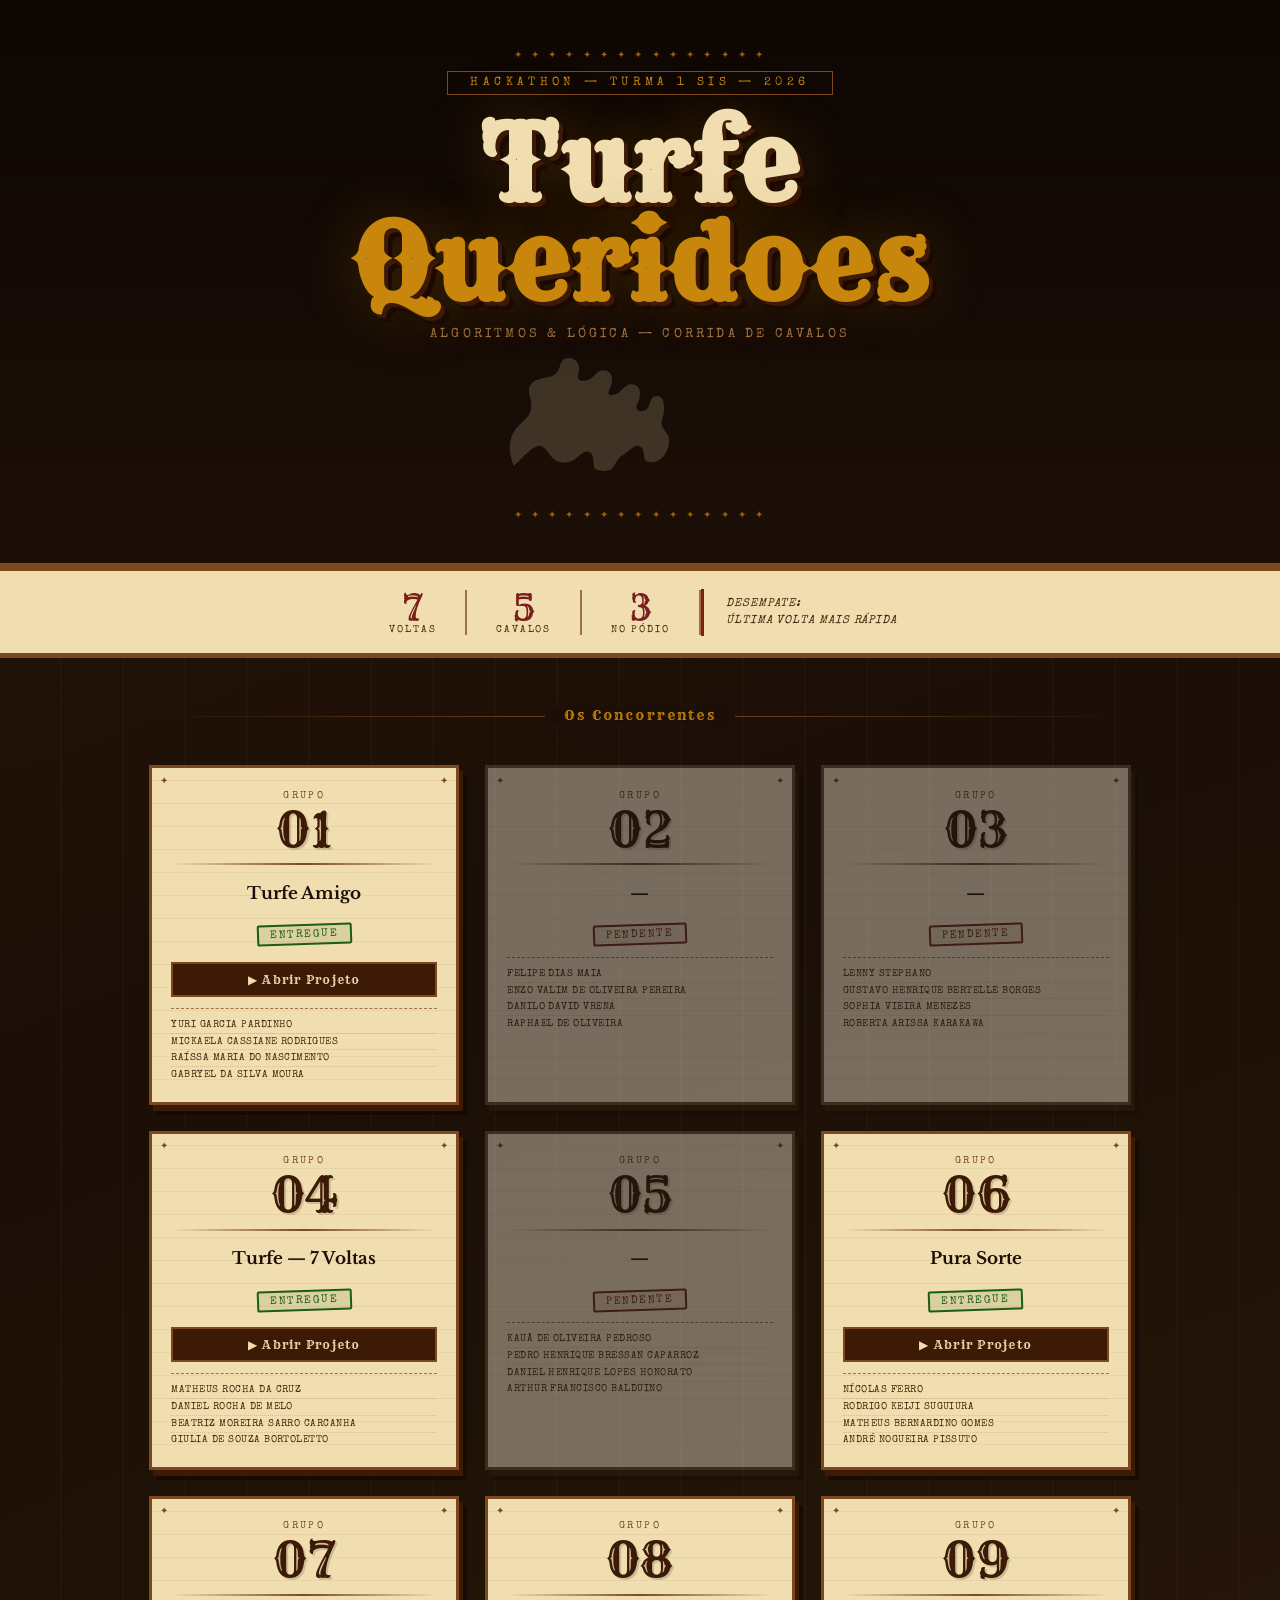
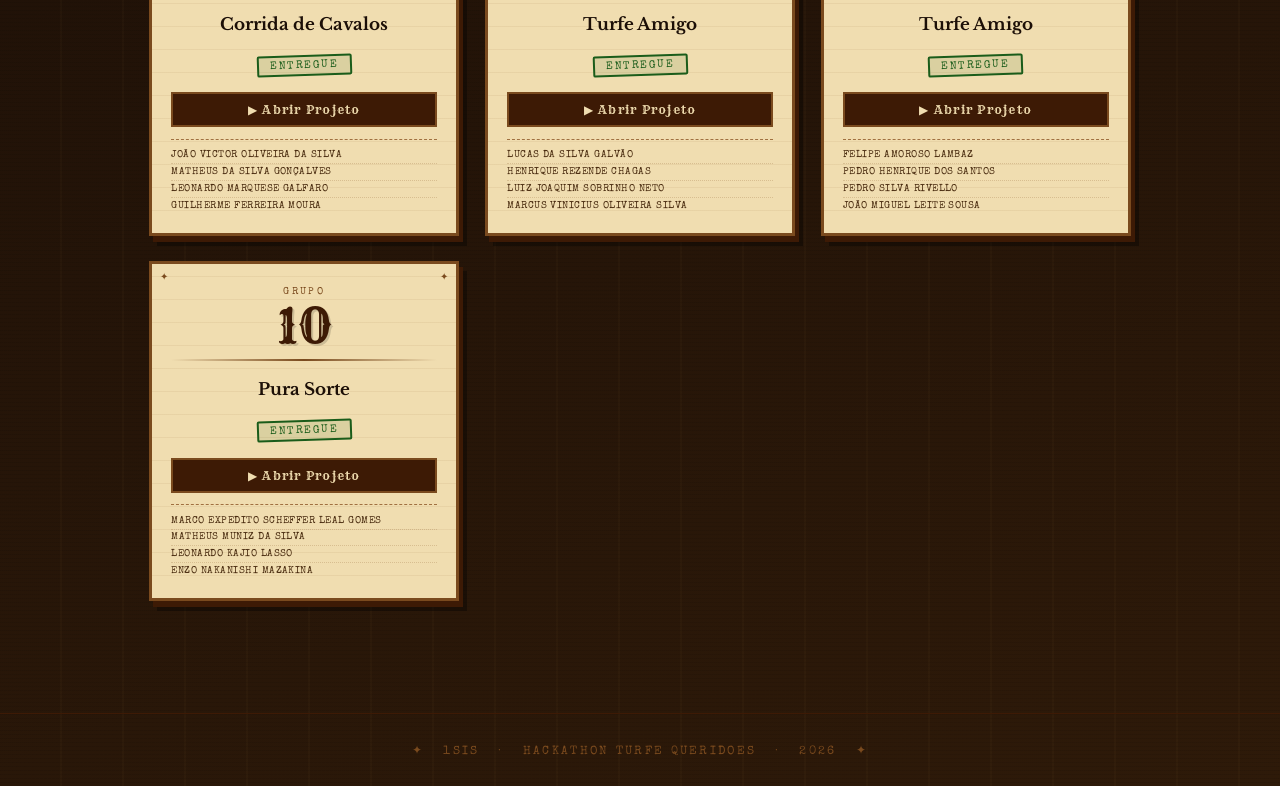
<file: index.html>
<!DOCTYPE html>
<html lang="pt-br">
<head>
  <meta charset="UTF-8">
  <meta name="viewport" content="width=device-width, initial-scale=1.0">
  <title>Turfe 1SIS</title>
  <style>
    @import url('https://fonts.googleapis.com/css2?family=Rye&family=Libre+Baskerville:ital,wght@0,700;1,400&family=Special+Elite&display=swap');

    *, *::before, *::after { box-sizing: border-box; margin: 0; padding: 0; }

    body {
      font-family: 'Special Elite', cursive;
      min-height: 100vh;
      background-color: #1c0f07;
      background-image:
        repeating-linear-gradient(0deg,   transparent, transparent 3px, rgba(0,0,0,.08) 3px, rgba(0,0,0,.08) 4px),
        repeating-linear-gradient(90deg,  transparent, transparent 60px, rgba(255,200,100,.025) 60px, rgba(255,200,100,.025) 62px),
        linear-gradient(160deg, #2a1508 0%, #1c0f07 40%, #2e1a09 100%);
      color: #f0ddb0;
    }

    /* ══════════════════════════════
       HEADER — RODEIO POSTER
    ══════════════════════════════ */
    header {
      text-align: center;
      padding: 3rem 1.5rem 2rem;
      border-bottom: 3px solid #7a4a1e;
      position: relative;
      background: linear-gradient(180deg, #0d0603 0%, #1c0f07 100%);
    }

    .deco-line {
      letter-spacing: .3em;
      color: #c9860c;
      font-size: .65rem;
      opacity: .7;
      display: block;
      margin-bottom: .6rem;
    }

    .header-eyebrow {
      font-family: 'Special Elite', cursive;
      font-size: .78rem;
      letter-spacing: .35em;
      text-transform: uppercase;
      color: #c9860c;
      border: 1px solid #7a4a1e;
      display: inline-block;
      padding: .3rem 1.4rem;
      margin-bottom: 1.2rem;
    }

    header h1 {
      font-family: 'Rye', cursive;
      font-size: clamp(3rem, 9vw, 6.5rem);
      color: #f0ddb0;
      text-shadow:
        4px 4px 0 #3d1a05,
        8px 8px 0 #1c0a02,
        0 0 60px rgba(201,134,12,.25);
      line-height: .95;
      letter-spacing: .02em;
    }

    header h1 em {
      display: block;
      font-style: normal;
      color: #c9860c;
    }

    .header-sub {
      margin-top: 1rem;
      font-size: .8rem;
      letter-spacing: .25em;
      text-transform: uppercase;
      color: #a07040;
    }

    /* ── HORSE SILHOUETTE (SVG inline) ── */
    .horse-wrap {
      margin: .8rem 0 0;
      opacity: .18;
      pointer-events: none;
    }
    .horse-wrap svg { width: clamp(180px, 30vw, 280px); }

    /* ══════════════════════════════
       RULES BANNER — CARTAZ
    ══════════════════════════════ */
    .rules-banner {
      background: #f0ddb0;
      color: #1c0f07;
      padding: 1.1rem 1.5rem;
      border-top: 5px solid #7a4a1e;
      border-bottom: 5px solid #7a4a1e;
      display: flex;
      flex-wrap: wrap;
      justify-content: center;
      align-items: center;
      gap: .4rem 0;
    }

    .rules-banner .rb-item {
      display: flex;
      flex-direction: column;
      align-items: center;
      padding: 0 1.8rem;
      border-right: 2px solid #a07040;
    }
    .rules-banner .rb-item:last-of-type { border-right: none; }

    .rb-num {
      font-family: 'Rye', cursive;
      font-size: 2.2rem;
      line-height: 1;
      color: #7a1e1e;
    }
    .rb-label {
      font-family: 'Special Elite', cursive;
      font-size: .65rem;
      letter-spacing: .18em;
      text-transform: uppercase;
      color: #4a2c10;
    }

    .rb-tiebreak {
      padding: .4rem 1.4rem;
      font-size: .72rem;
      letter-spacing: .08em;
      text-transform: uppercase;
      color: #4a2c10;
      border-left: 3px solid #7a1e1e;
      font-style: italic;
      line-height: 1.5;
    }

    /* ══════════════════════════════
       GRID DE CARDS
    ══════════════════════════════ */
    main {
      max-width: 1020px;
      margin: 3rem auto;
      padding: 0 1.2rem 4rem;
    }

    .section-divider {
      text-align: center;
      margin-bottom: 2.5rem;
      position: relative;
    }
    .section-divider::before {
      content: '';
      position: absolute;
      top: 50%;
      left: 0; right: 0;
      height: 1px;
      background: linear-gradient(90deg, transparent, #7a4a1e, transparent);
    }
    .section-divider span {
      position: relative;
      background: #1c0f07;
      padding: 0 1.2rem;
      font-family: 'Rye', cursive;
      font-size: .9rem;
      letter-spacing: .15em;
      color: #c9860c;
    }

    .cards-grid {
      display: grid;
      grid-template-columns: repeat(auto-fill, minmax(260px, 1fr));
      gap: 1.6rem;
    }

    /* ── SINGLE CARD ── */
    .card {
      background: #f0ddb0;
      color: #1c0f07;
      border: 3px solid #7a4a1e;
      position: relative;
      padding: 1.4rem 1.2rem 1.2rem;
      box-shadow: 4px 6px 0 #3d1a05, 8px 10px 0 rgba(0,0,0,.35);
      transition: transform .15s, box-shadow .15s;
      /* aged paper texture */
      background-image:
        repeating-linear-gradient(
          0deg, transparent, transparent 22px,
          rgba(120,70,20,.07) 22px, rgba(120,70,20,.07) 23px
        );
    }
    .card:hover {
      transform: translateY(-3px) rotate(.3deg);
      box-shadow: 6px 10px 0 #3d1a05, 12px 14px 0 rgba(0,0,0,.4);
    }
    .card.missing {
      opacity: .45;
      filter: grayscale(.5);
    }
    .card.missing:hover { transform: none; box-shadow: 4px 6px 0 #3d1a05, 8px 10px 0 rgba(0,0,0,.35); }

    /* corner ornaments */
    .card::before, .card::after {
      content: '✦';
      position: absolute;
      font-size: .6rem;
      color: #7a4a1e;
    }
    .card::before { top: .4rem; left: .5rem; }
    .card::after  { top: .4rem; right: .5rem; }

    .card-group {
      font-family: 'Special Elite', cursive;
      font-size: .6rem;
      letter-spacing: .25em;
      text-transform: uppercase;
      color: #7a4a1e;
      text-align: center;
      margin-bottom: .3rem;
    }

    .card-num {
      font-family: 'Rye', cursive;
      font-size: 3rem;
      line-height: 1;
      text-align: center;
      color: #3d1a05;
      text-shadow: 2px 2px 0 rgba(0,0,0,.15);
    }

    .card-divider {
      height: 2px;
      background: linear-gradient(90deg, transparent, #7a4a1e, transparent);
      margin: .6rem 0;
    }

    .card-title {
      font-family: 'Libre Baskerville', serif;
      font-weight: 700;
      font-size: 1.05rem;
      text-align: center;
      line-height: 1.2;
      color: #1c0f07;
      min-height: 2.4rem;
      display: flex;
      align-items: center;
      justify-content: center;
    }

    .card-status {
      text-align: center;
      margin-top: .7rem;
    }

    .stamp {
      display: inline-block;
      font-family: 'Special Elite', cursive;
      font-size: .68rem;
      letter-spacing: .14em;
      text-transform: uppercase;
      padding: .2rem .7rem;
      border: 2px solid currentColor;
      border-radius: 2px;
      transform: rotate(-2deg);
    }
    .stamp-ok {
      color: #1a5c1a;
      background: rgba(26,92,26,.1);
    }
    .stamp-missing {
      color: #8b2020;
      background: rgba(139,32,32,.08);
    }

    .card-btn {
      display: block;
      margin-top: 1rem;
      text-align: center;
      text-decoration: none;
      padding: .5rem;
      background: #3d1a05;
      color: #f0ddb0;
      font-family: 'Rye', cursive;
      font-size: .78rem;
      letter-spacing: .1em;
      border: 2px solid #7a4a1e;
      transition: background .15s, color .15s;
    }
    .card-btn:hover {
      background: #7a4a1e;
      color: #f0ddb0;
    }

    .card-members {
      margin-top: .7rem;
      list-style: none;
      border-top: 1px dashed #a07040;
      padding-top: .5rem;
    }
    .card-members li {
      font-family: 'Special Elite', cursive;
      font-size: .6rem;
      letter-spacing: .05em;
      text-transform: uppercase;
      color: #4a2c10;
      padding: .18rem 0;
      border-bottom: 1px dotted rgba(120,70,20,.2);
    }
    .card-members li:last-child { border-bottom: none; }

    /* ══════════════════════════════
       FOOTER
    ══════════════════════════════ */
    footer {
      text-align: center;
      padding: 1.8rem 1rem;
      border-top: 1px solid #3d1a05;
      font-family: 'Special Elite', cursive;
      font-size: .72rem;
      letter-spacing: .2em;
      text-transform: uppercase;
      color: #7a4a1e;
    }
  </style>
</head>
<body>

<!-- ══ HEADER ══ -->
<header>
  <span class="deco-line">✦ ✦ ✦ ✦ ✦ ✦ ✦ ✦ ✦ ✦ ✦ ✦ ✦ ✦ ✦</span>
  <div class="header-eyebrow">Hackathon &mdash; Turma 1 SIS &mdash; 2026</div>
  <h1>Turfe<em>Queridoes</em></h1>
  <p class="header-sub">Algoritmos &amp; Lógica &mdash; Corrida de Cavalos</p>

  <!-- horse SVG silhouette -->
  <div class="horse-wrap">
    <svg viewBox="0 0 200 100" fill="#f0ddb0" xmlns="http://www.w3.org/2000/svg">
      <path d="M10,80 C10,80 5,70 8,60 C11,50 20,48 22,40 C24,32 18,28 22,22
               C26,16 36,18 40,14 C44,10 42,4 48,3 C54,2 58,8 56,14
               C54,20 60,20 64,18 C68,16 70,10 76,12
               C82,14 80,22 78,26 C76,30 80,30 84,28
               C88,26 90,20 96,22 C102,24 100,32 98,36
               C96,40 100,42 104,40 C108,38 106,30 112,30
               C118,30 118,40 116,46 C114,52 118,54 120,58
               C122,62 120,70 116,74 C112,78 106,78 104,76
               C102,74 104,68 100,66 C96,64 92,70 88,72
               C84,74 82,80 80,82 C78,84 70,84 68,82
               C66,80 68,72 64,70 C60,68 56,74 52,76
               C48,78 44,78 40,76 C36,74 34,68 30,66
               C26,64 20,70 16,74 C12,78 10,80 10,80 Z"/>
    </svg>
  </div>
  <span class="deco-line" style="margin-top:.6rem">✦ ✦ ✦ ✦ ✦ ✦ ✦ ✦ ✦ ✦ ✦ ✦ ✦ ✦ ✦</span>
</header>

<!-- ══ REGRAS ══ -->
<div class="rules-banner">
  <div class="rb-item">
    <span class="rb-num">7</span>
    <span class="rb-label">Voltas</span>
  </div>
  <div class="rb-item">
    <span class="rb-num">5</span>
    <span class="rb-label">Cavalos</span>
  </div>
  <div class="rb-item">
    <span class="rb-num">3</span>
    <span class="rb-label">No Pódio</span>
  </div>
  <div class="rb-tiebreak">
    Desempate:<br>última volta mais rápida
  </div>
</div>

<!-- ══ CARDS ══ -->
<main>
  <div class="section-divider">
    <span>Os Concorrentes</span>
  </div>

  <div class="cards-grid">

    <div class="card">
      <div class="card-group">Grupo</div>
      <div class="card-num">01</div>
      <div class="card-divider"></div>
      <div class="card-title">Turfe Amigo</div>
      <div class="card-status"><span class="stamp stamp-ok">Entregue</span></div>
      <a class="card-btn" href="grupo-1/turfe.html" target="_blank">&#9654; Abrir Projeto</a>
      <ul class="card-members">
        <li>Yuri Garcia Pardinho</li>
        <li>Mickaela Cassiane Rodrigues</li>
        <li>Raíssa Maria do Nascimento</li>
        <li>Gabryel da Silva Moura</li>
      </ul>
    </div>

    <div class="card missing">
      <div class="card-group">Grupo</div>
      <div class="card-num">02</div>
      <div class="card-divider"></div>
      <div class="card-title">—</div>
      <div class="card-status"><span class="stamp stamp-missing">Pendente</span></div>
      <ul class="card-members">
        <li>Felipe Dias Maia</li>
        <li>Enzo Valim de Oliveira Pereira</li>
        <li>Danilo David Vrena</li>
        <li>Raphael de Oliveira</li>
      </ul>
    </div>

    <div class="card missing">
      <div class="card-group">Grupo</div>
      <div class="card-num">03</div>
      <div class="card-divider"></div>
      <div class="card-title">—</div>
      <div class="card-status"><span class="stamp stamp-missing">Pendente</span></div>
      <ul class="card-members">
        <li>Lenny Stephano</li>
        <li>Gustavo Henrique Bertelle Borges</li>
        <li>Sophia Vieira Menezes</li>
        <li>Roberta Arissa Karakawa</li>
      </ul>
    </div>

    <div class="card">
      <div class="card-group">Grupo</div>
      <div class="card-num">04</div>
      <div class="card-divider"></div>
      <div class="card-title">Turfe — 7 Voltas</div>
      <div class="card-status"><span class="stamp stamp-ok">Entregue</span></div>
      <a class="card-btn" href="grupo-4/home.html" target="_blank">&#9654; Abrir Projeto</a>
      <ul class="card-members">
        <li>Matheus Rocha da Cruz</li>
        <li>Daniel Rocha de Melo</li>
        <li>Beatriz Moreira Sarro Carcanha</li>
        <li>Giulia de Souza Bortoletto</li>
      </ul>
    </div>

    <div class="card missing">
      <div class="card-group">Grupo</div>
      <div class="card-num">05</div>
      <div class="card-divider"></div>
      <div class="card-title">—</div>
      <div class="card-status"><span class="stamp stamp-missing">Pendente</span></div>
      <ul class="card-members">
        <li>Kauã de Oliveira Pedroso</li>
        <li>Pedro Henrique Bressan Caparroz</li>
        <li>Daniel Henrique Lopes Honorato</li>
        <li>Arthur Francisco Balduino</li>
      </ul>
    </div>

    <div class="card">
      <div class="card-group">Grupo</div>
      <div class="card-num">06</div>
      <div class="card-divider"></div>
      <div class="card-title">Pura Sorte</div>
      <div class="card-status"><span class="stamp stamp-ok">Entregue</span></div>
      <a class="card-btn" href="grupo-6/Menu.html" target="_blank">&#9654; Abrir Projeto</a>
      <ul class="card-members">
        <li>Nícolas Ferro</li>
        <li>Rodrigo Keiji Suguiura</li>
        <li>Matheus Bernardino Gomes</li>
        <li>André Nogueira Pissuto</li>
      </ul>
    </div>

    <div class="card">
      <div class="card-group">Grupo</div>
      <div class="card-num">07</div>
      <div class="card-divider"></div>
      <div class="card-title">Corrida de Cavalos</div>
      <div class="card-status"><span class="stamp stamp-ok">Entregue</span></div>
      <a class="card-btn" href="grupo-7/index.html" target="_blank">&#9654; Abrir Projeto</a>
      <ul class="card-members">
        <li>João Victor Oliveira da Silva</li>
        <li>Matheus da Silva Gonçalves</li>
        <li>Leonardo Marquese Galfaro</li>
        <li>Guilherme Ferreira Moura</li>
      </ul>
    </div>

    <div class="card">
      <div class="card-group">Grupo</div>
      <div class="card-num">08</div>
      <div class="card-divider"></div>
      <div class="card-title">Turfe Amigo</div>
      <div class="card-status"><span class="stamp stamp-ok">Entregue</span></div>
      <a class="card-btn" href="grupo-8/jogo.html" target="_blank">&#9654; Abrir Projeto</a>
      <ul class="card-members">
        <li>Lucas da Silva Galvão</li>
        <li>Henrique Rezende Chagas</li>
        <li>Luiz Joaquim Sobrinho Neto</li>
        <li>Marcus Vinicius Oliveira Silva</li>
      </ul>
    </div>

    <div class="card">
      <div class="card-group">Grupo</div>
      <div class="card-num">09</div>
      <div class="card-divider"></div>
      <div class="card-title">Turfe Amigo</div>
      <div class="card-status"><span class="stamp stamp-ok">Entregue</span></div>
      <a class="card-btn" href="grupo-9/turf.html" target="_blank">&#9654; Abrir Projeto</a>
      <ul class="card-members">
        <li>Felipe Amoroso Lambaz</li>
        <li>Pedro Henrique dos Santos</li>
        <li>Pedro Silva Rivello</li>
        <li>João Miguel Leite Sousa</li>
      </ul>
    </div>

    <div class="card">
      <div class="card-group">Grupo</div>
      <div class="card-num">10</div>
      <div class="card-divider"></div>
      <div class="card-title">Pura Sorte</div>
      <div class="card-status"><span class="stamp stamp-ok">Entregue</span></div>
      <a class="card-btn" href="grupo-10/turfe.html" target="_blank">&#9654; Abrir Projeto</a>
      <ul class="card-members">
        <li>Marco Expedito Scheffer Leal Gomes</li>
        <li>Matheus Muniz da Silva</li>
        <li>Leonardo Kajio Lasso</li>
        <li>Enzo Nakanishi Mazakina</li>
      </ul>
    </div>

  </div>
</main>

<footer>
  ✦ &nbsp; 1SIS &nbsp; · &nbsp; Hackathon Turfe Queridoes &nbsp; · &nbsp; 2026 &nbsp; ✦
</footer>

</body>
</html>
</file>
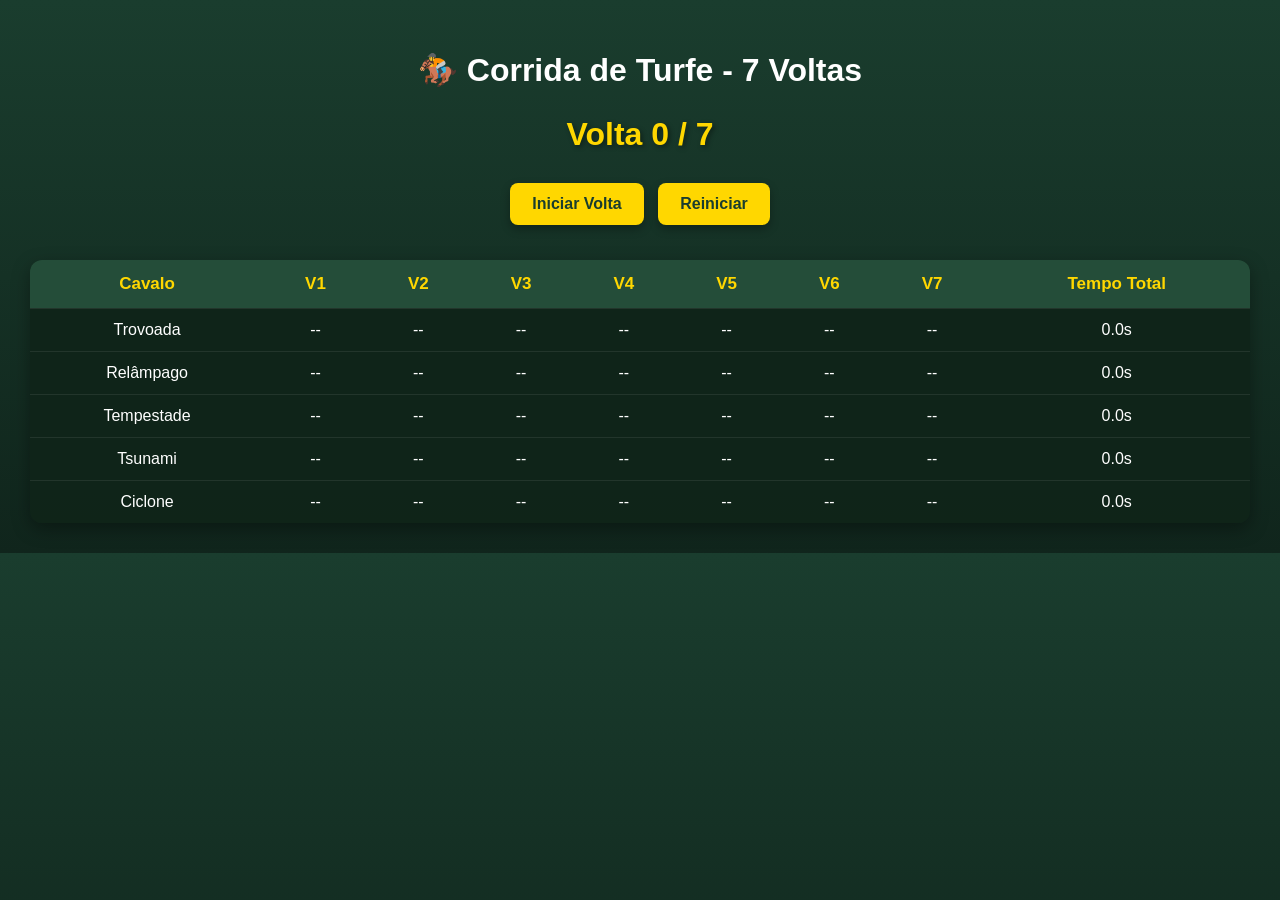
<file: grupo-7/index.html>
<!DOCTYPE html>
<html lang="pt-BR">

<head>
    <meta charset="UTF-8">
    <meta name="viewport" content="width=device-width, initial-scale=1.0">
    <link rel="icon" href="imagens/turfe.jpg">

    <title>Turfe - 7 Voltas</title>

    <link rel="stylesheet" href="style.css">
</head>

<body>

    <div id="app">

        <h1>🏇 Corrida de Turfe - 7 Voltas</h1>

        <h2 id="tituloVolta">
            Volta 0 / 7
        </h2>

        <div class="botoes">

            <button onclick="volta()" id="btnIniciar">
                Iniciar Volta
            </button>

            <button onclick="reiniciar()">
                Reiniciar
            </button>

        </div>

        <table>

            <thead>

                <tr>
                    <th>Cavalo</th>
                    <th>V1</th>
                    <th>V2</th>
                    <th>V3</th>
                    <th>V4</th>
                    <th>V5</th>
                    <th>V6</th>
                    <th>V7</th>
                    <th>Tempo Total</th>
                </tr>

            </thead>

            <tbody id="corpoTabela">

            </tbody>

        </table>

        <div id="podio">

        </div>

    </div>

    <script src="script.js"></script>

</body>

</html>
</file>
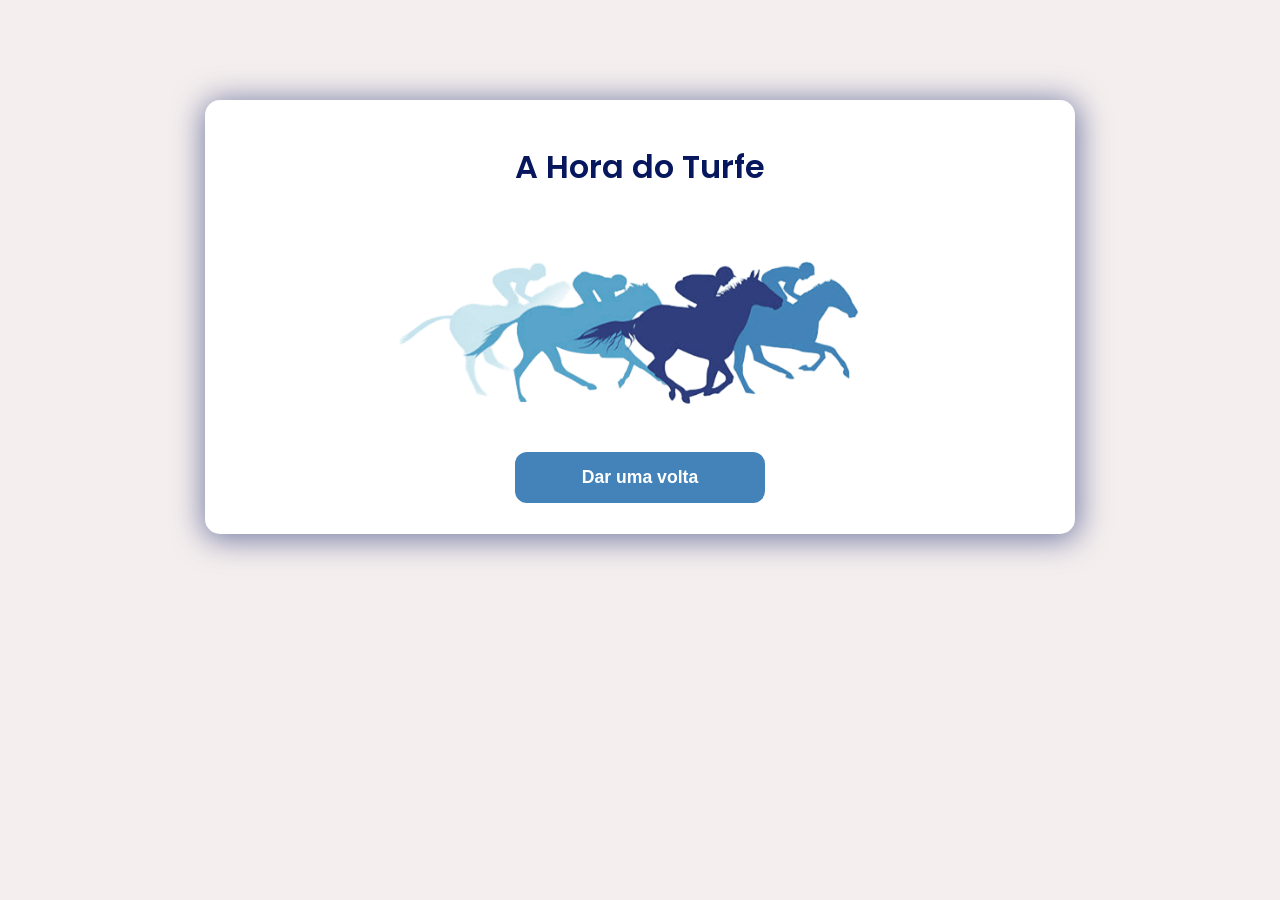
<file: grupo-1/turfe.html>
<!DOCTYPE html>
<html lang="pt-br">

<head>
    <meta charset="UTF-8">
    <meta name="viewport" content="width=device-width, initial-scale=1.0">
    <link rel="stylesheet" href="turfe.css">
    <title>Turfe Amigo</title>

    <link rel="preconnect" href="https://fonts.googleapis.com">
    <link rel="preconnect" href="https://fonts.gstatic.com" crossorigin>
    <link
        href="https://fonts.googleapis.com/css2?family=Poppins:ital,wght@0,100;0,200;0,300;0,400;0,500;0,600;0,700;0,800;0,900;1,100;1,200;1,300;1,400;1,500;1,600;1,700;1,800;1,900&display=swap"
        rel="stylesheet">
</head>

<body>
    <div class="turfe">
        <h2 class="ttl-turfe">A Hora do Turfe</h2>
        <img class="img-turf" src="img_banner.png" alt="">
        <button class="btn-turf" onclick="turfar()">Dar uma volta</button>

        <div id="divOutput" style="display: none">
            <p class="txt-rod">Rodada 1 - Cavalo 1 Percorreu: XX - Acumulou: YY.</p>
            <p class="txt-rod">Rodada 2 - Cavalo 2 Percorreu: XX - Acumulou: YY.</p>
            <p class="txt-rod">Rodada 3 - Cavalo 3 Percorreu: XX - Acumulou: YY.</p>
            <p class="txt-rod">Rodada 4 - Cavalo 4 Percorreu: XX - Acumulou: YY.</p>
            <p class="txt-rod">Rodada 5 - Cavalo 5 Percorreu: XX - Acumulou: YY.</p>
            <p class="txt-rod">Rodada 6 - Cavalo 1 Percorreu: XX - Acumulou: YY.</p>
            <p class="txt-rod">Rodada 7 - Cavalo 2 Percorreu: XX - Acumulou: YY.</p>
        </div>

        <div id="container" style="display: none;">
            
        </div>
    </div>
</body>



<script>

    function turfar() {
        container.style.display = "flex";
        divOutput.style.display = "block";
        divOutput.innerHTML = "";

        let nomes = ["Cavalo01", "Cavalo02", "Cavalo03", "Cavalo04", "Cavalo05"];
        let temposAcumulados = [0, 0, 0, 0, 0];
        let ultimasVoltas = [0, 0, 0, 0, 0];
        let posicaoCavalo = 0
        for (let volta = 0; volta != 7; volta++) {
            let tempoVoltaC1 = (Math.random() * (9 - 7) + 7)
            let tempoVoltaC2 = (Math.random() * (9 - 7) + 7)
            let tempoVoltaC3 = (Math.random() * (9 - 7) + 7)
            let tempoVoltaC4 = (Math.random() * (9 - 7) + 7)
            let tempoVoltaC5 = (Math.random() * (9 - 7) + 7)

            temposAcumulados[0] += tempoVoltaC1
            temposAcumulados[1] += tempoVoltaC2
            temposAcumulados[2] += tempoVoltaC3
            temposAcumulados[3] += tempoVoltaC4
            temposAcumulados[4] += tempoVoltaC5

            if (volta == 7) {
                ultimasVoltas[0] = tempoVoltaC1
                ultimasVoltas[1] = tempoVoltaC2
                ultimasVoltas[2] = tempoVoltaC3
                ultimasVoltas[3] = tempoVoltaC4
                ultimasVoltas[4] = tempoVoltaC5
            }

            divOutput.innerHTML += `Volta ${volta + 1} <br>
                                Cavalo 1 - tempo volta ${tempoVoltaC1.toFixed(1)} - Tempo Acumulado ${temposAcumulados[0].toFixed(1)}<br>
                                Cavalo2 - tempo volta ${tempoVoltaC2.toFixed(1)} - Tempo Acumulado ${temposAcumulados[1].toFixed(1)}<br>
                                Cavalo 3 - tempo volta ${tempoVoltaC3.toFixed(1)} - Tempo Acumulado ${temposAcumulados[2].toFixed(1)}<br>
                                Cavalo 4 - tempo volta ${tempoVoltaC4.toFixed(1)}- Tempo Acumulado ${temposAcumulados[3].toFixed(1)}<br>
                                Cavalo 5 - tempo volta ${tempoVoltaC5.toFixed(1)}- Tempo Acumulado ${temposAcumulados[4].toFixed(1)}<br><br>
                                <hr>
                                `

        }
        divOutput.innerHTML += `<br> ---------------------- PÓDIO ----------------------- <br>`

        let vencedor = 99
        let segundoLugar = 99
        let terceiroLugar = 99
        let posicao = 0
        let posicao_2 = 0
        let posicao_3 = 0

        for (let i = 0; i < temposAcumulados.length; i++) {


            if (vencedor > temposAcumulados[i]) {

                vencedor = temposAcumulados[i]
                posicao = temposAcumulados.indexOf(temposAcumulados[i])

            }
        }

        for (let i = 0; i < temposAcumulados.length; i++) {

            if ((temposAcumulados[i] > vencedor) && temposAcumulados[i] < segundoLugar) {

                segundoLugar = temposAcumulados[i]
                posicao_2 = temposAcumulados.indexOf(temposAcumulados[i])
            }

        }

        for (let i = 0; i < temposAcumulados.length; i++) {


            if (temposAcumulados[i] > segundoLugar && temposAcumulados[i] < terceiroLugar) {
                terceiroLugar = temposAcumulados[i]
                posicao_3 = temposAcumulados.indexOf(temposAcumulados[i])
            }
        }



        divOutput.innerHTML += ` 1º Lugar - ${nomes[posicao]} - com o tempo total de corrida: ${vencedor.toFixed(1)}<br>`
        divOutput.innerHTML += ` 2º Lugar - ${nomes[posicao_2]} - com o tempo total de corrida: ${segundoLugar.toFixed(1)}<br>`
        divOutput.innerHTML += ` 3º Lugar - ${nomes[posicao_3]} - com o tempo total de corrida: ${terceiroLugar.toFixed(1)}<br>`;

        container.innerHTML = `
            <div class="card" id="venc2">2º
                <div class="cavalo">${nomes[posicao_2]}</div>
            </div>

            <div class="card" id="venc1">1º
                <div class="cavalo">${nomes[posicao]}</div>
            </div>

            <div class="card" id="venc3">3º
                <div class="cavalo">${nomes[posicao_3]}</div>
            </div>`;


    }

</script>

</html>
</file>
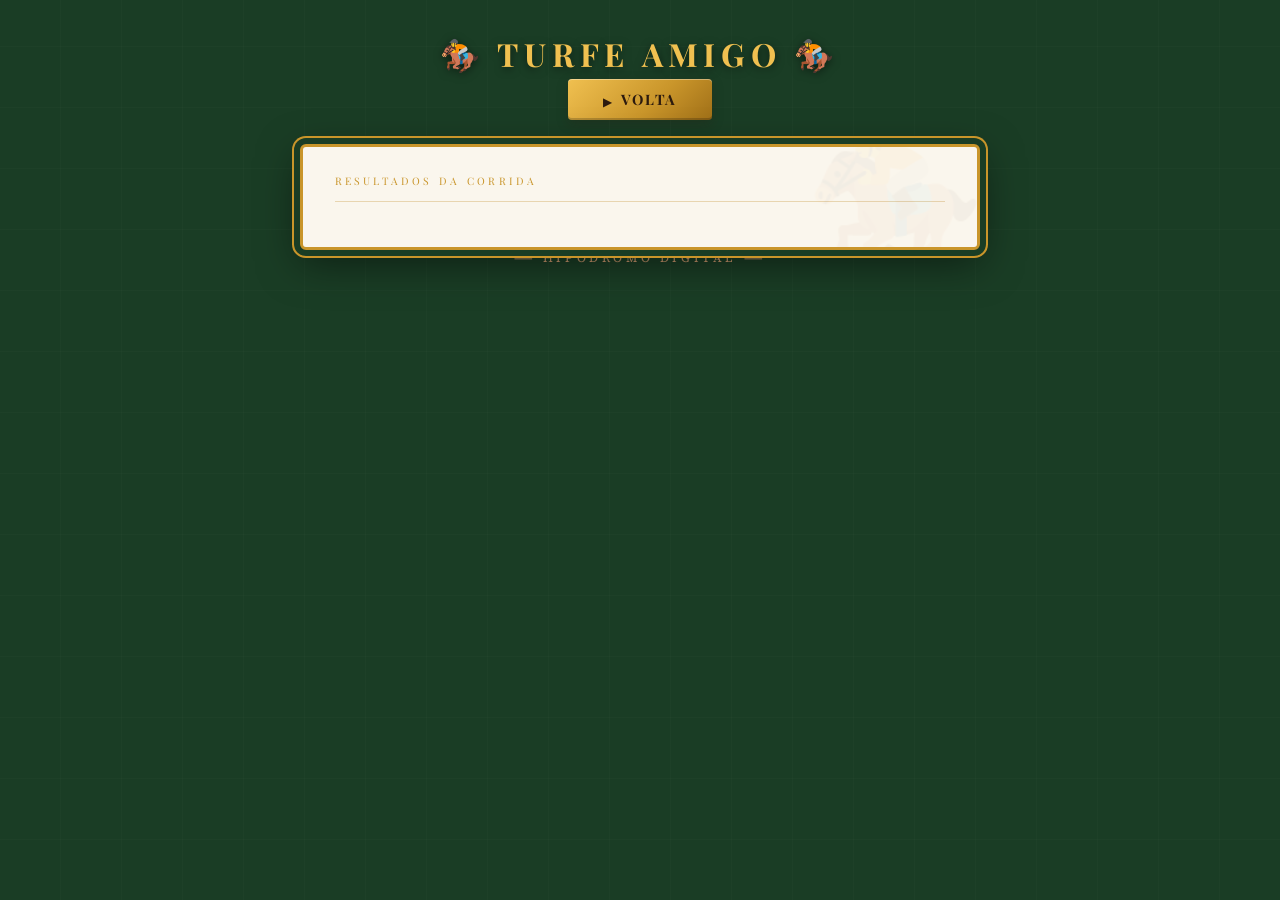
<file: grupo-10/turfe.html>
<!DOCTYPE html>
<html lang="pt-br">

<head>
    <meta charset="UTF-8">
    <meta name="viewport" content="width=device-width, initial-scale=1.0">
    <title>Turfe Amigo</title>
    <link rel="stylesheet" href="turfe.css">
</head>

<body>
    <button onclick="volta()">Volta</button>
    <div id="msg_tela"></div>
</body>

</html>
<script>
    let rodadas = {
        cavalo1: [],
        cavalo2: [],
        cavalo3: [],
        cavalo4: [],
        cavalo5: []
    }

    let tempoTotal = {
        cavalo1: 0,
        cavalo2: 0,
        cavalo3: 0,
        cavalo4: 0,
        cavalo5: 0
    }

    var cont = 1;

    function volta() {
        if (cont <= 8) {
            if (cont <= 7) {
                for (let i = 1; i < 6; i++) {
                    let cavalo = Number((Math.random() * 2 + 7).toFixed(1))
                    rodadas[`cavalo${i}`].push(cavalo);

                    tempoTotal[`cavalo${i}`] += cavalo
                }
                visualizar()
            } else {
                resultado();
            }

            cont++
        }
    }

    function visualizar() {
        msg_tela.innerHTML += `<div class="volta-titulo"> Volta ${cont} </div>`
        for (let i = 1; i < 6; i++) {
            msg_tela.innerHTML += `<div class="linha-cavalo"> – Cavalo ${i} – ${rodadas[`cavalo${i}`][cont - 1]} – ${tempoTotal[`cavalo${i}`].toFixed(1)} </div>`
        }
    }

    function resultado() {
        let first = ['']
        let second = ['']
        let third = ['']
        let tempofirst = [99]
        let temposecond = [99]
        let tempothird = [99]

        for (let i = 1; i < 6; i++) {
            if (tempofirst[0] > tempoTotal[`cavalo${i}`]) {
                first[0] = [`cavalo${i}`]
                tempofirst[0] = tempoTotal[`cavalo${i}`]
            } else if (tempofirst[0] == tempoTotal[`cavalo${i}`]) {
                first.push([`cavalo${i}`])
                tempofirst.push(tempoTotal[`cavalo${i}`])
            }

            else if (temposecond[0] > tempoTotal[`cavalo${i}`]) {
                second[0] = [`cavalo${i}`]
                temposecond[0] = tempoTotal[`cavalo${i}`]
            } else if (temposecond[0] == tempoTotal[`cavalo${i}`]) {
                second.push([`cavalo${i}`])
                temposecond.push(tempoTotal[`cavalo${i}`])
            }

            else if (tempothird[0] > tempoTotal[`cavalo${i}`]) {
                third[0] = [`cavalo${i}`]
                tempothird[0] = tempoTotal[`cavalo${i}`]
            } else if (tempothird[0] == tempoTotal[`cavalo${i}`]) {
                third.push([`cavalo${i}`])
                tempothird.push(tempoTotal[`cavalo${i}`])
            }
        }

        let html = `<div class="fim-titulo">🏁 FIM DE CORRIDA 🏁</div>`

        if (first.length >= 3) {
            html += `<div class="podio">🥇 Empate entre: ${first.join(', ')} (${tempofirst[0].toFixed(1)}s)</div>`
            html += `<div class="podio">Sem 2º e 3º lugar</div>`
        } else {
            html += `<div class="podio">🥇 1º lugar: ${first.join(' e ')} (${tempofirst[0].toFixed(1)}s)</div>`

            if (second[0] !== '') {
                html += `<div class="podio">🥈 2º lugar: ${second.join(' e ')} (${temposecond[0].toFixed(1)}s)</div>`
            }

            if (third[0] !== '') {
                html += `<div class="podio">🥉 3º lugar: ${third.join(' e ')} (${tempothird[0].toFixed(1)}s)</div>`
            }
        }

        msg_tela.innerHTML += html
    }
</script>
</file>
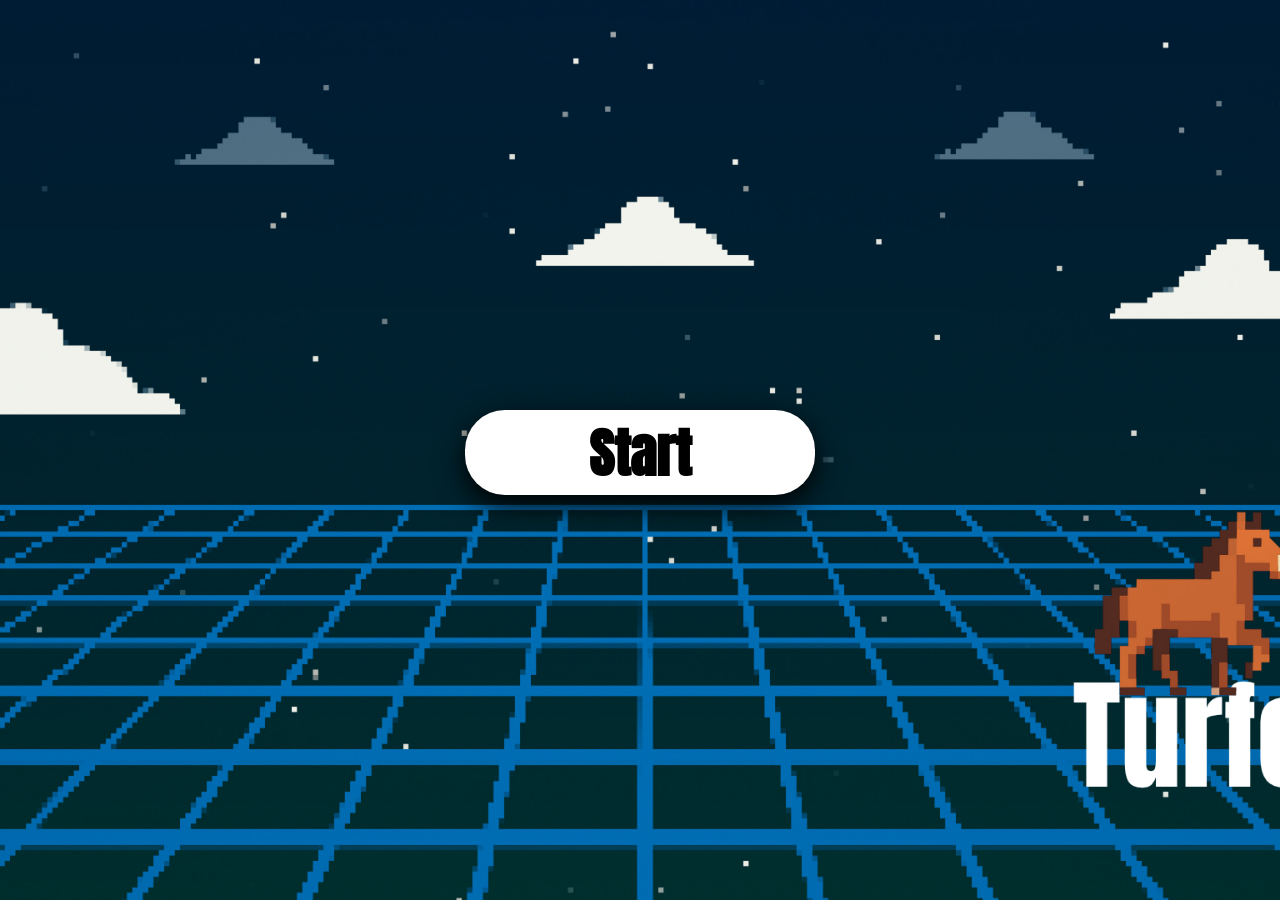
<file: grupo-4/home.html>
<!DOCTYPE html>
<html lang="en">
<head>
    <meta charset="UTF-8">
    <meta name="viewport" content="width=device-width, initial-scale=1.0">
    <link rel="stylesheet" href="style.css">
    <title>Get started</title>
    <style>
@import url('https://fonts.googleapis.com/css2?family=Anton&display=swap');
    </style>
</head>
<body>
    <div class="image">
    

    <a href="turfe.html?start=true" class="button">
  <button type="button"> Start </button>
   </a>
</div>
</body>
</html>
</file>
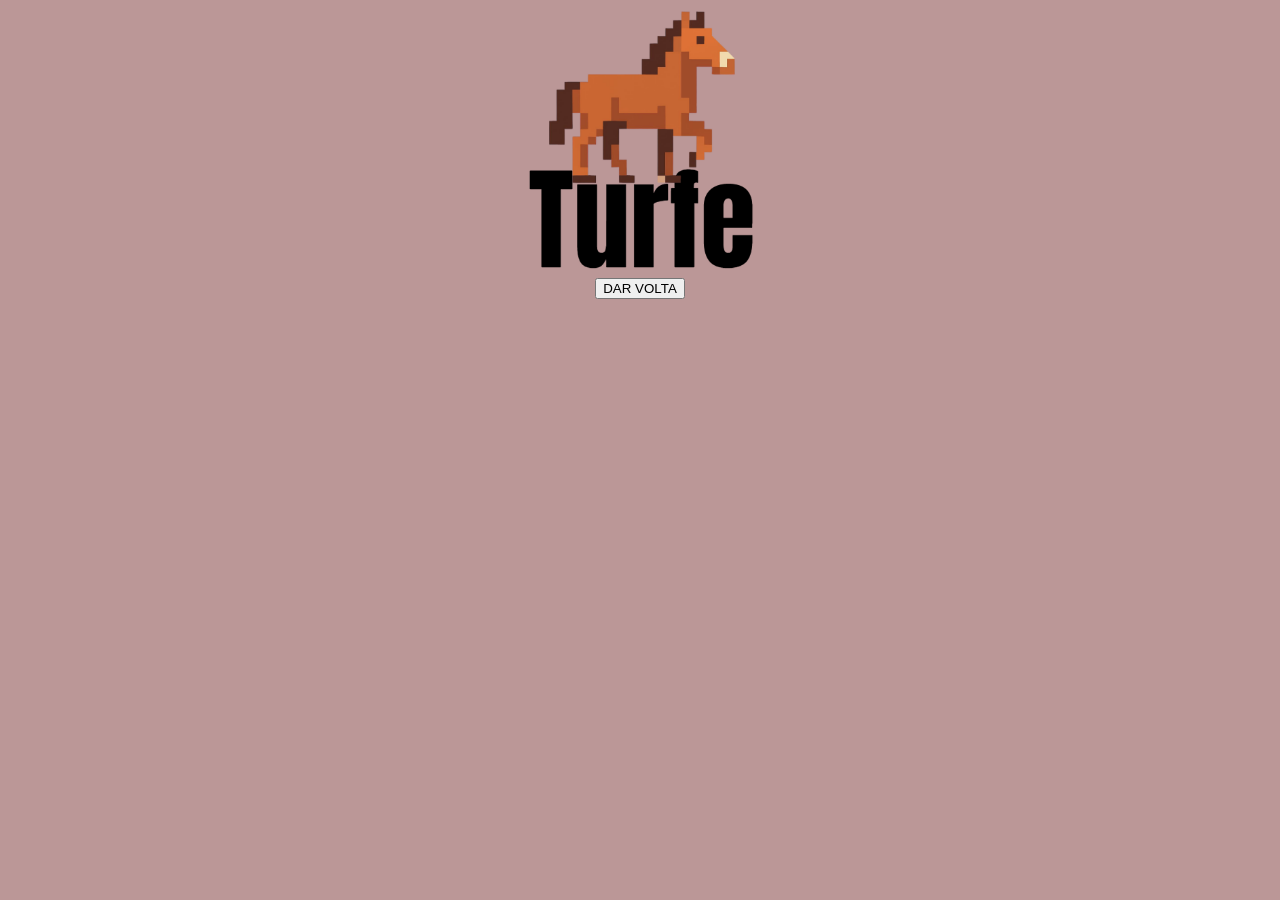
<file: grupo-4/turfe.html>
<!DOCTYPE html>
<html lang="pt-br">

<head>
    <meta charset="UTF-8">
    <meta name="viewport" content="width=device-width, initial-scale=1.0">
    <title>Turfe</title>
    <link rel="stylesheet" href="style-turfe.css">
</head>

<body>

    <div class="logo">
        <img src="./img/logo.png" alt="logo">
    </div>

    <button onclick="volta()" class="button-turfe">DAR VOLTA</button>

    <div id="div_msg"></div>

</body>

</html>

<script>

    let acumulo1 = 0;
    let acumulo2 = 0;
    let acumulo3 = 0;
    let acumulo4 = 0;
    let acumulo5 = 0;

    var cavalos = [
        {
            nome: 'Cavalo 1',
            tempVoltas: []
        },
        {
            nome: 'Cavalo 2',
            tempVoltas: []
        },
        {
            nome: 'Cavalo 3',
            tempVoltas: []
        },
        {
            nome: 'Cavalo 4',
            tempVoltas: []
        },
        {
            nome: 'Cavalo 5',
            tempVoltas: []
        }
    ];

    function volta() {
        div_msg.innerHTML = '';
        let voltas = 7;

        let cav1 = cavalos[0];
        let cav2 = cavalos[1];
        let cav3 = cavalos[2];
        let cav4 = cavalos[3];
        let cav5 = cavalos[4];

        // AQUI COMEÇA
        let imagens = [
            './img/cavalo (1).gif',
            './img/cavalo (2).gif',
            './img/cavalo (3).gif',
            './img/cavalo (4).gif',
            './img/cavalo-branco.gif'
        ];

        for (let i = 0; i < voltas; i++) {

            let tempo1 = Number((Math.random() * (9 - 7) + 7).toFixed(1));
            let tempo2 = Number((Math.random() * (9 - 7) + 7).toFixed(1));
            let tempo3 = Number((Math.random() * (9 - 7) + 7).toFixed(1));
            let tempo4 = Number((Math.random() * (9 - 7) + 7).toFixed(1));
            let tempo5 = Number((Math.random() * (9 - 7) + 7).toFixed(1));

            acumulo1 += tempo1;
            acumulo2 += tempo2;
            acumulo3 += tempo3;
            acumulo4 += tempo4;
            acumulo5 += tempo5;

            cav1.tempVoltas.push(tempo1);
            cav2.tempVoltas.push(tempo2);
            cav3.tempVoltas.push(tempo3);
            cav4.tempVoltas.push(tempo4);
            cav5.tempVoltas.push(tempo5);

            div_msg.innerHTML += `

        <div class="volta-box">
            <h2>Volta ${i + 1}</h2>

            <div class="linha-cavalo">
                <img src="${imagens[0]}">
                <p><b>${cav1.nome}</b> - ${tempo1} min | Total: ${acumulo1.toFixed(1)} min</p>
            </div>

            <div class="linha-cavalo">
                <img src="${imagens[1]}">
                <p><b>${cav2.nome}</b> - ${tempo2} min | Total: ${acumulo2.toFixed(1)} min</p>
            </div>

            <div class="linha-cavalo">
                <img src="${imagens[2]}">
                <p><b>${cav3.nome}</b> - ${tempo3} min | Total: ${acumulo3.toFixed(1)} min</p>
            </div>

            <div class="linha-cavalo">
                <img src="${imagens[3]}">
                <p><b>${cav4.nome}</b> - ${tempo4} min | Total: ${acumulo4.toFixed(1)} min</p>
            </div>

            <div class="linha-cavalo">
                <img src="${imagens[4]}">
                <p><b>${cav5.nome}</b> - ${tempo5} min | Total: ${acumulo5.toFixed(1)} min</p>
            </div>
            <hr>
        </div>
        `;
        }

        calcularRanking();
    }

    const params = new URLSearchParams(window.location.search);

    if (params.get("start") == "true") {

        document.querySelector('.button-turfe').style.display = 'none';

        let contagem = 3;

        div_msg.innerHTML = `<h1>${contagem}</h1>`;

        let intervalo = setInterval(() => {

            contagem--;

            if (contagem > 0) {
                div_msg.innerHTML = `<h1>${contagem}</h1>`;
            } else if (contagem == 0) {
                div_msg.innerHTML = `<h1>VAI!</h1>`;
            } else {
                clearInterval(intervalo);
                
                div_msg.innerHTML = `
                    <div class="gif-pista-container">
                        <img src="./img/cavalos.gif" alt="Cavalos correndo" class="gif-pista">
                    </div>
                `;

                let tempoDoGif = 3000; 
                
                setTimeout(() => {
                    div_msg.innerHTML = '';
                    volta();
                }, tempoDoGif);
            }
        }, 1000);
    }

    function calcularRanking() {

        let resultados = [{
            nome: 'Cavalo 1',
            total: acumulo1,
            ultima: cavalos[0].tempVoltas[cavalos[0].tempVoltas.length - 1]
        }, {
            nome: 'Cavalo 2',
            total: acumulo2,
            ultima: cavalos[1].tempVoltas[cavalos[1].tempVoltas.length - 1]
        }, {
            nome: 'Cavalo 3',
            total: acumulo3,
            ultima: cavalos[2].tempVoltas[cavalos[2].tempVoltas.length - 1]
        }, {
            nome: 'Cavalo 4',
            total: acumulo4,
            ultima: cavalos[3].tempVoltas[cavalos[3].tempVoltas.length - 1]
        }, {
            nome: 'Cavalo 5',
            total: acumulo5,
            ultima: cavalos[4].tempVoltas[cavalos[4].tempVoltas.length - 1]
        }];
        console.log(resultados)
        let ranking = [];
        let usados = [];

        // primerio 
        let menor = resultados[0].total;
        for (let i = 1; i < resultados.length; i++) {
            if (resultados[i].total < menor) {
                menor = resultados[i].total;
            }
        }
        let primeiros = [];
        for (let i = 0; i < resultados.length; i++) {
            if (resultados[i].total == menor) {
                primeiros.push(resultados[i].nome);
                usados.push(i);
            }
        }
        ranking.push({ posicao: "1º", cavalos: primeiros });

        // segundo  
        let menor2 = 0;
        for (let i = 0; i < resultados.length; i++) {
            if (!usados.includes(i)) {
                if (menor2 == 0 || resultados[i].total < menor2) {
                    menor2 = resultados[i].total;
                }
            }
        }
        let segundos = [];
        for (let i = 0; i < resultados.length; i++) {
            if (!usados.includes(i) && resultados[i].total == menor2) {
                segundos.push(resultados[i].nome);
                usados.push(i);
            }
        }
        ranking.push({ posicao: "2º", cavalos: segundos });

        // terceiro 
        let menor3 = 0;
        let indiceEscolhido = -1;
        for (let i = 0; i < resultados.length; i++) {
            if (!usados.includes(i)) {
                if (menor3 == 0 || resultados[i].total < menor3) {
                    menor3 = resultados[i].total;
                    indiceEscolhido = i;
                } else if (resultados[i].total == menor3) {
                    // desempate ultima volta
                    if (resultados[i].ultima < resultados[indiceEscolhido].ultima) {
                        indiceEscolhido = i;
                    }
                }
            }
        }
        ranking.push({ posicao: "3º", cavalos: [resultados[indiceEscolhido].nome] });


        for (let i = 0; i < ranking.length; i++) {
            div_msg.innerHTML += `<p>${ranking[i].posicao} lugar: ${ranking[i].cavalos} 
            (${resultados.find(r => ranking[i].cavalos.includes(r.nome)).total.toFixed(1)} min)</p>`;
        }

    }

</script>
</file>
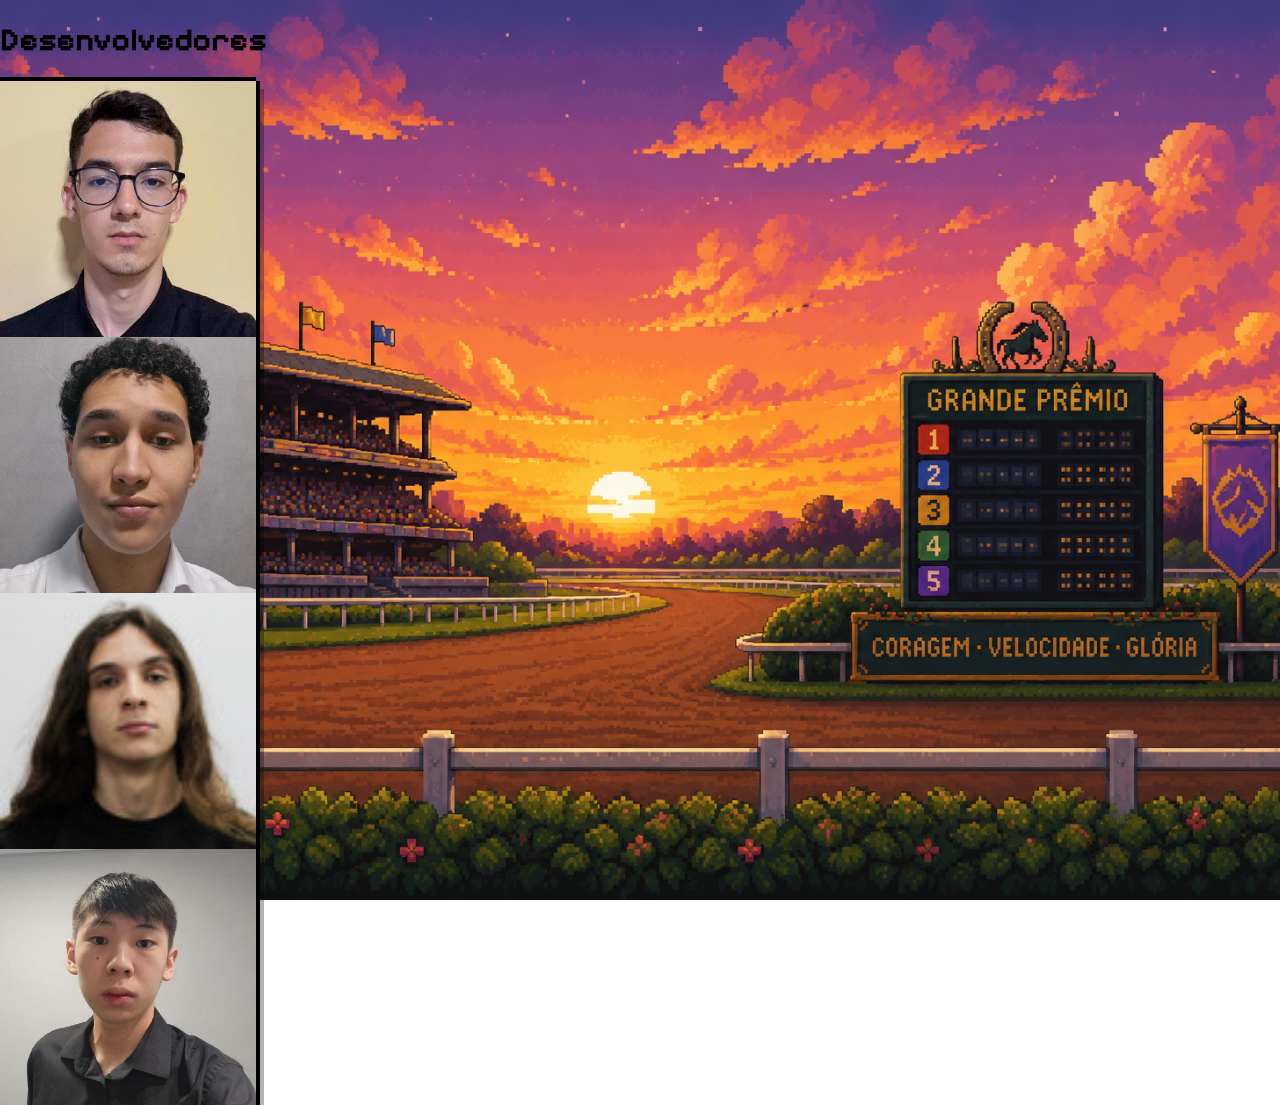
<file: grupo-6/Devs.html>
<!DOCTYPE html>
<html lang="en">

<head>
    <meta charset="UTF-8">
    <meta name="viewport" content="width=device-width, initial-scale=1.0">
    <link rel="preconnect" href="https://fonts.googleapis.com">
    <link rel="preconnect" href="https://fonts.gstatic.com" crossorigin>
    <link rel="stylesheet" href="style.css">

    <title>Pura Sorte</title>
</head>
<body class="body_devs">
    <div class="devs_titulo">
        <h1>Desenvolvedores</h1>
    </div>

    <div class="devs_fotos">
        <img src="img/Andre.jpeg">
        <img src="img/Matheus.jpeg">
        <img src="img/Nicolas.jpg">
        <img src="img/Rodrigo.jpeg">
    </div>
</body>
</file>
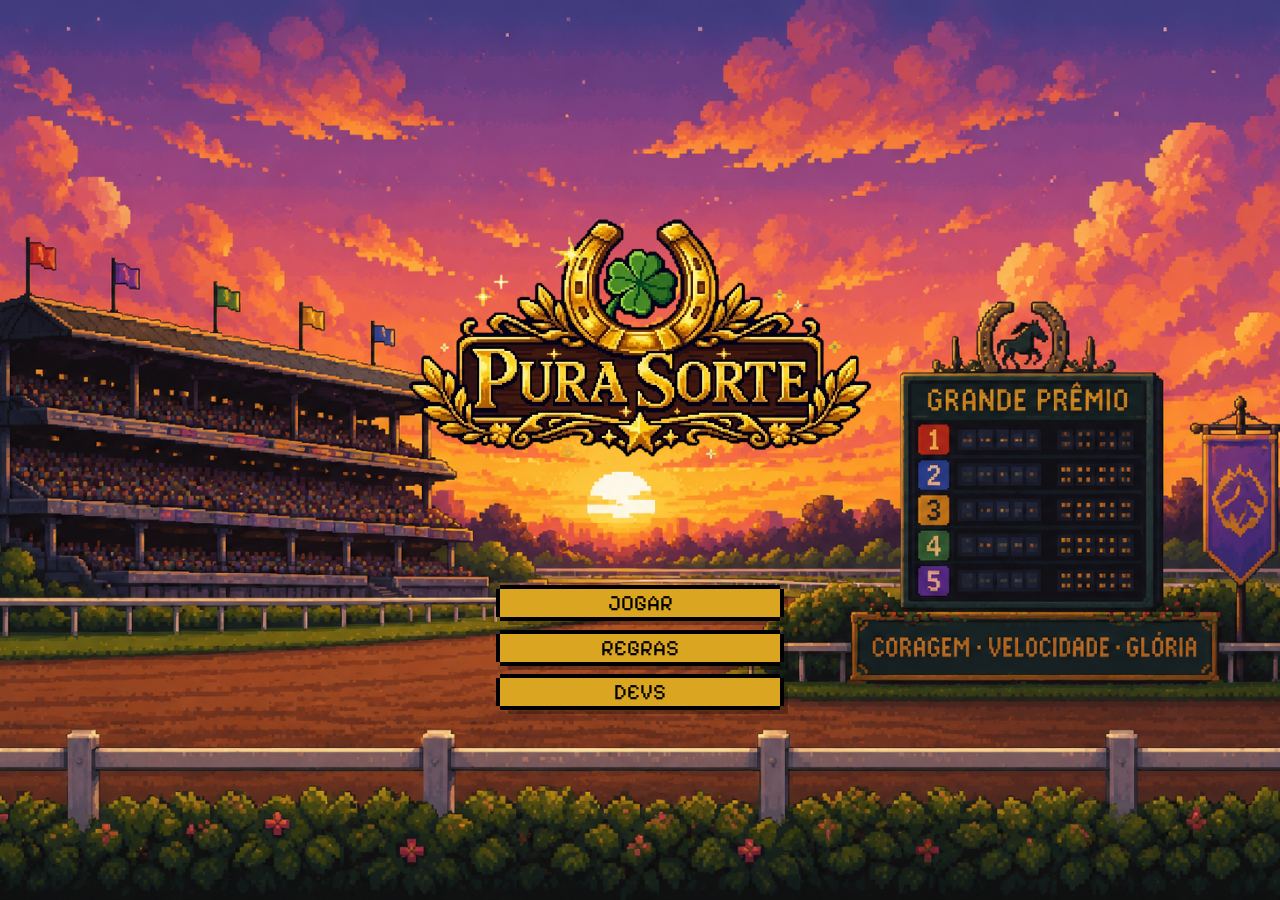
<file: grupo-6/Menu.html>
<!DOCTYPE html>
<html lang="en">

<head>
    <meta charset="UTF-8">
    <meta name="viewport" content="width=device-width, initial-scale=1.0">
    <link rel="preconnect" href="https://fonts.googleapis.com">
    <link rel="preconnect" href="https://fonts.gstatic.com" crossorigin>
    <link rel="stylesheet" href="style.css">

    <title>Pura Sorte</title>
</head>

<body class="body_menu">
    <div class="titulo">
        <img src="img/Logo.png">
    </div>

    <div class="opcoes">
        
            <button class="btn_opcoes" onclick="window.location.href='./PuraSorte.html'">JOGAR</button>
    
            <button class="btn_opcoes" onclick="window.location.href='./Regras.html'">REGRAS</button>
        
            <button class="btn_opcoes" onclick="window.location.href='./Devs.html'">DEVS </button>
        
        
    </div>
</body>

</html>
</file>
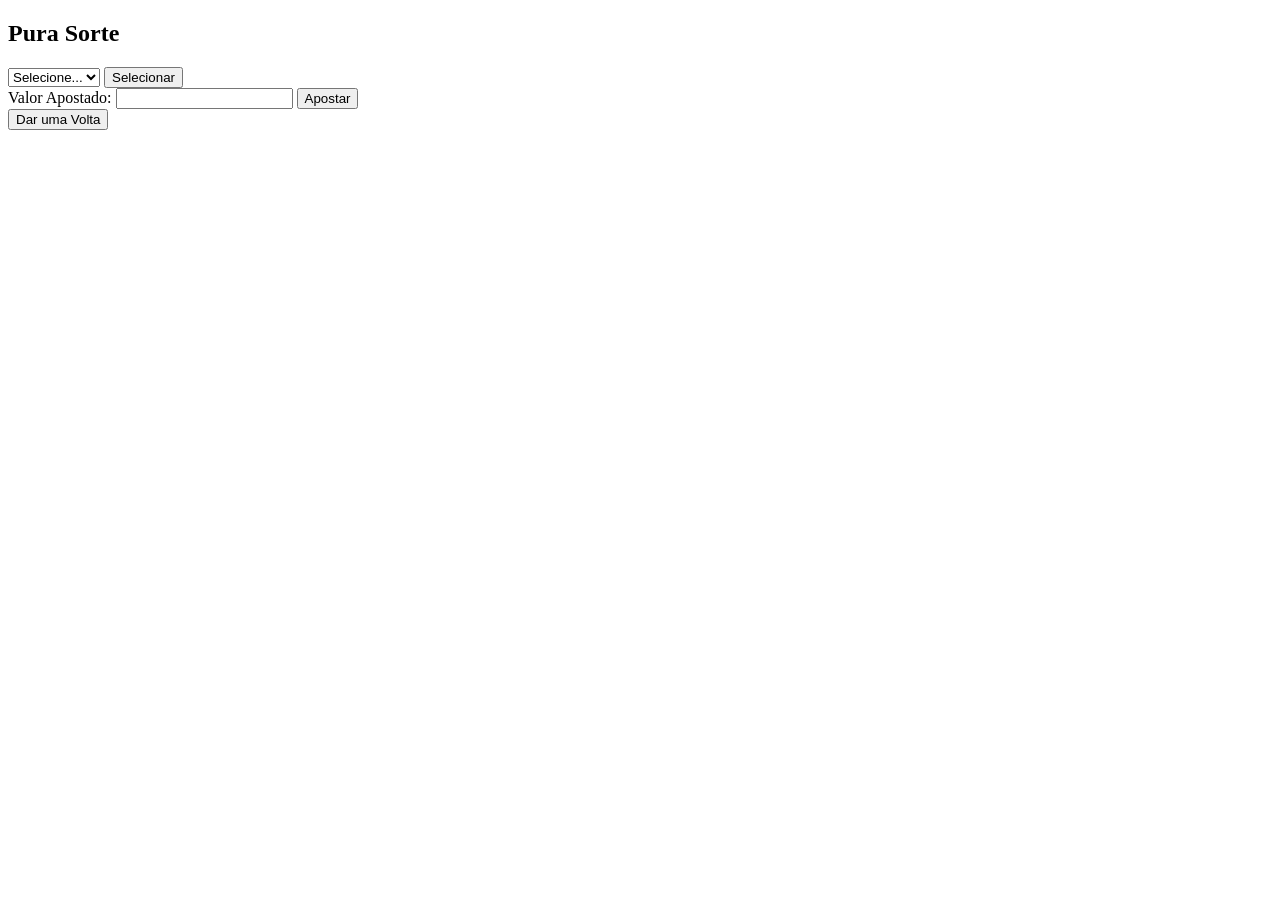
<file: grupo-6/PuraSorte.html>
<!DOCTYPE html>
<html lang="en">
<head>
    <meta charset="UTF-8">
    <meta name="viewport" content="width=device-width, initial-scale=1.0">
    <title>Pura Sorte</title>
</head>
<body>
    <h2>Pura Sorte</h2>
<div>
    <select id="ipt_cavalo">
        <option value="0">Selecione...</option>
        <option value="1">Cavalo 1</option>
        <option value="2">Cavalo 2</option>
        <option value="3">Cavalo 3</option>
        <option value="4">Cavalo 4</option>
        <option value="5">Cavalo 5</option>
    </select>
    <button onclick="selecionar()">Selecionar</button>
</div> 

<div>
    <div id="div_fichas"></div>
    Valor Apostado: 
    <input id="ipt_valor" type="number">
    <button onclick="apostar()">Apostar</button>
</div>

<div>
    <button onclick="jogar()">Dar uma Volta</button>
</div>



    <div id="div_msg"></div>

</body>
<script src="scriptTurfe.js"></script>
</html>
</file>
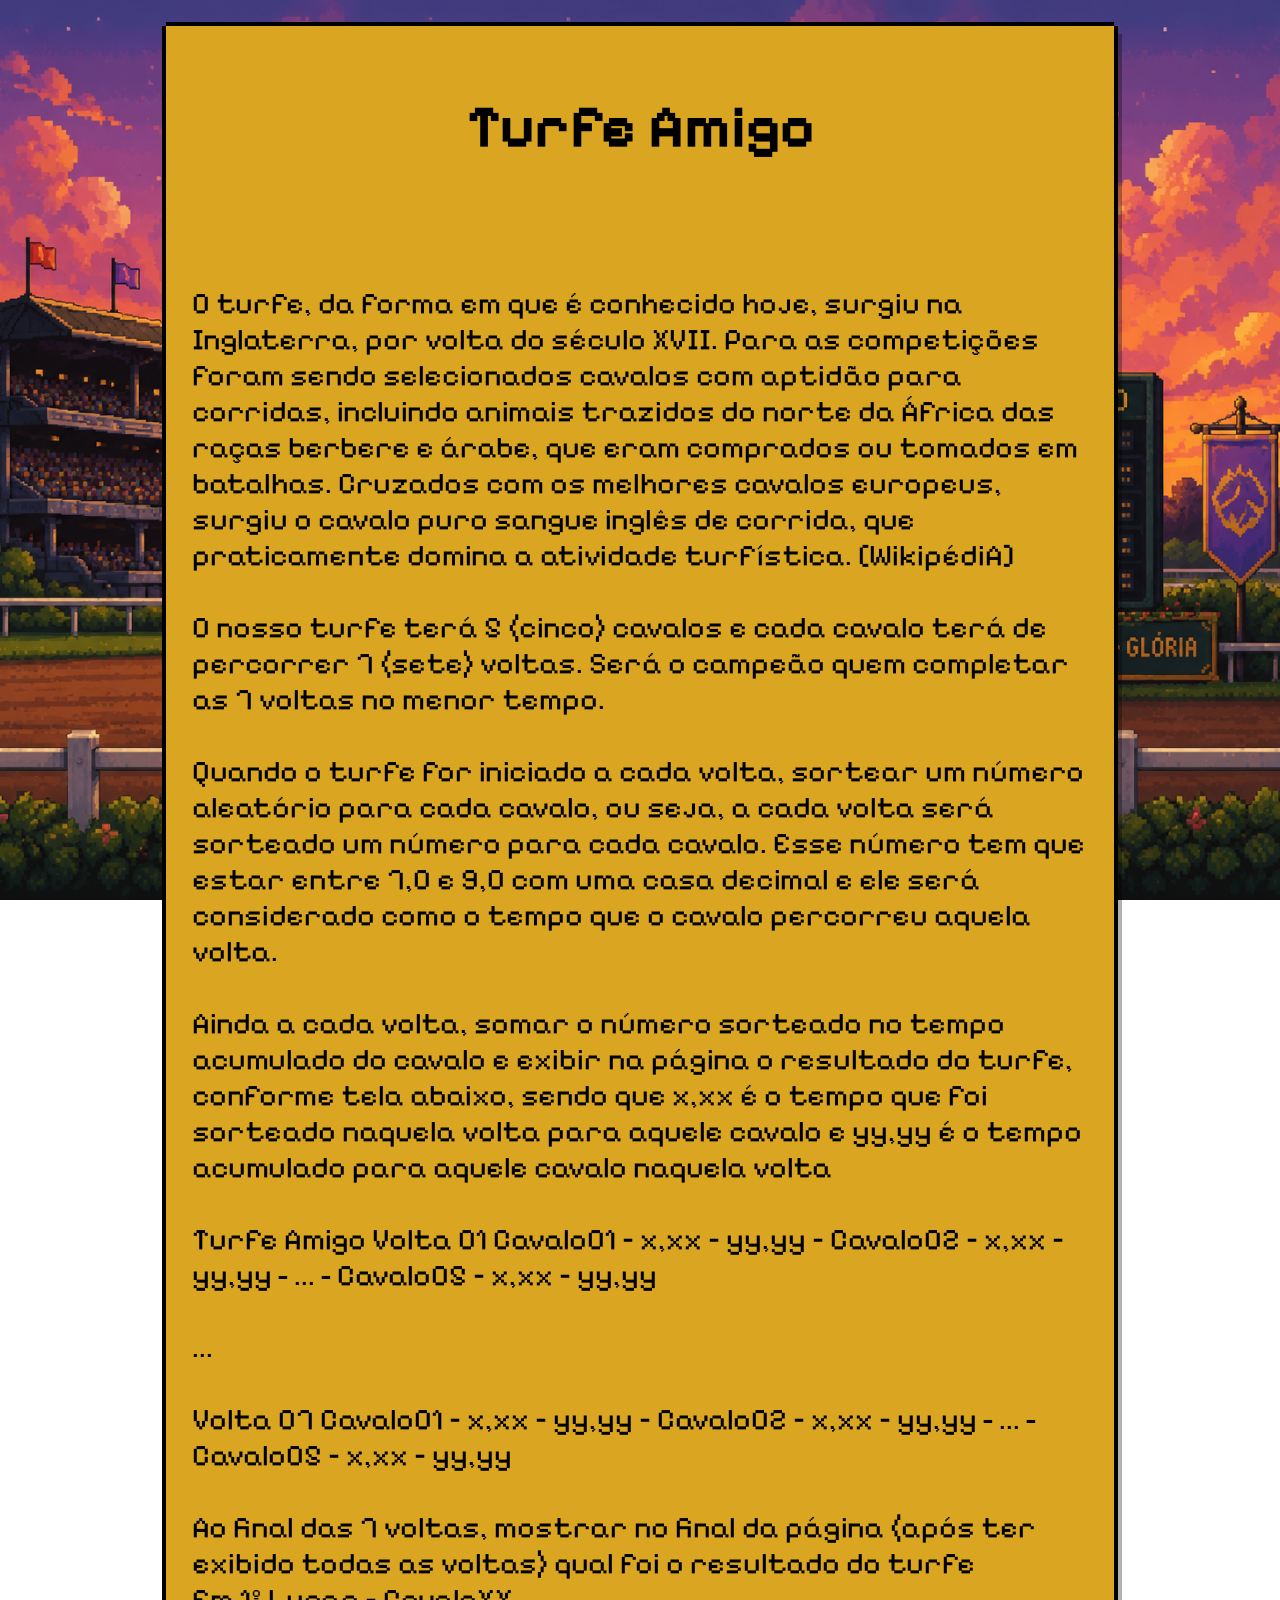
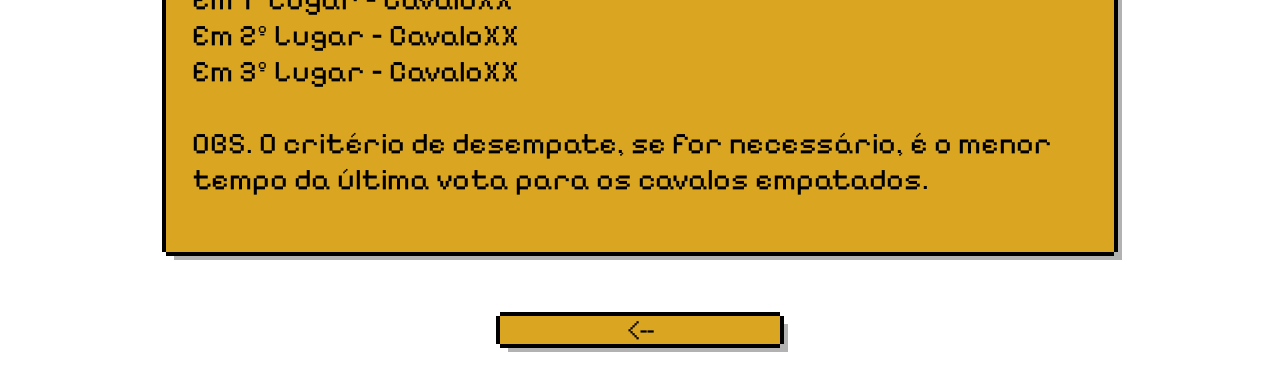
<file: grupo-6/Regras.html>
<!DOCTYPE html>
<html lang="en">

<head>
    <meta charset="UTF-8">
    <meta name="viewport" content="width=device-width, initial-scale=1.0">
    <link rel="preconnect" href="https://fonts.googleapis.com">
    <link rel="preconnect" href="https://fonts.gstatic.com" crossorigin>
    <link rel="stylesheet" href="style.css">
    <title>Pura Sorte</title>
</head>

<body class="body_regras">
    <div class="regras">
        <div class="regras_titulo">
            <h1>Turfe Amigo</h1>
        </div>

        <div class="regras_desc">
            <p>O turfe, da forma em que é conhecido hoje, surgiu na Inglaterra, por volta do século
                XVII. Para as competições foram sendo selecionados cavalos com aptidão para corridas,
                incluindo animais trazidos do norte da África das raças berbere e árabe, que eram
                comprados ou tomados em batalhas. Cruzados com os melhores cavalos europeus,
                surgiu o cavalo puro sangue inglês de corrida, que praticamente domina a atividade
                turfística. [WikipédiA]<br><br>

                O nosso turfe terá 5 (cinco) cavalos e cada cavalo terá de percorrer 7 (sete) voltas. Será
                o campeão quem completar as 7 voltas no menor tempo.<br><br>
                Quando o turfe for iniciado a cada volta, sortear um número aleatório para cada cavalo,
                ou seja, a cada volta será sorteado um número para cada cavalo. Esse número tem que
                estar entre 7,0 e 9,0 com uma casa decimal e ele será considerado como o tempo que o
                cavalo percorreu aquela volta.<br><br>

                Ainda a cada volta, somar o número sorteado no tempo acumulado do cavalo e exibir
                na página o resultado do turfe, conforme tela abaixo, sendo que x,xx é o tempo que foi
                sorteado naquela volta para aquele cavalo e yy,yy é o tempo acumulado para aquele
                cavalo naquela volta<br><br>

                Turfe Amigo
                Volta 01
                Cavalo01 – x,xx – yy,yy – Cavalo02 – x,xx – yy,yy - ... - Cavalo05 – x,xx – yy,yy<br><br>

                ...<br><br>

                Volta 07
                Cavalo01 – x,xx – yy,yy – Cavalo02 – x,xx – yy,yy - ... - Cavalo05 – x,xx – yy,yy
                <br><br>

                Ao final das 7 voltas, mostrar no final da página (após ter exibido todas as voltas) qual
                foi o resultado do turfe<br>
                Em 1º Lugar – CavaloXX<br>
                Em 2º Lugar – CavaloXX<br>
                Em 3º Lugar – CavaloXX<br><br>
                OBS. O critério de desempate, se for necessário, é o menor tempo da última vota para
                os cavalos empatados.
            </p>
        </div> 

        <button class="btn_voltar" onclick="window.location.href='./Menu.html'"><--</button>
    </div>


</body>

</html>
</file>
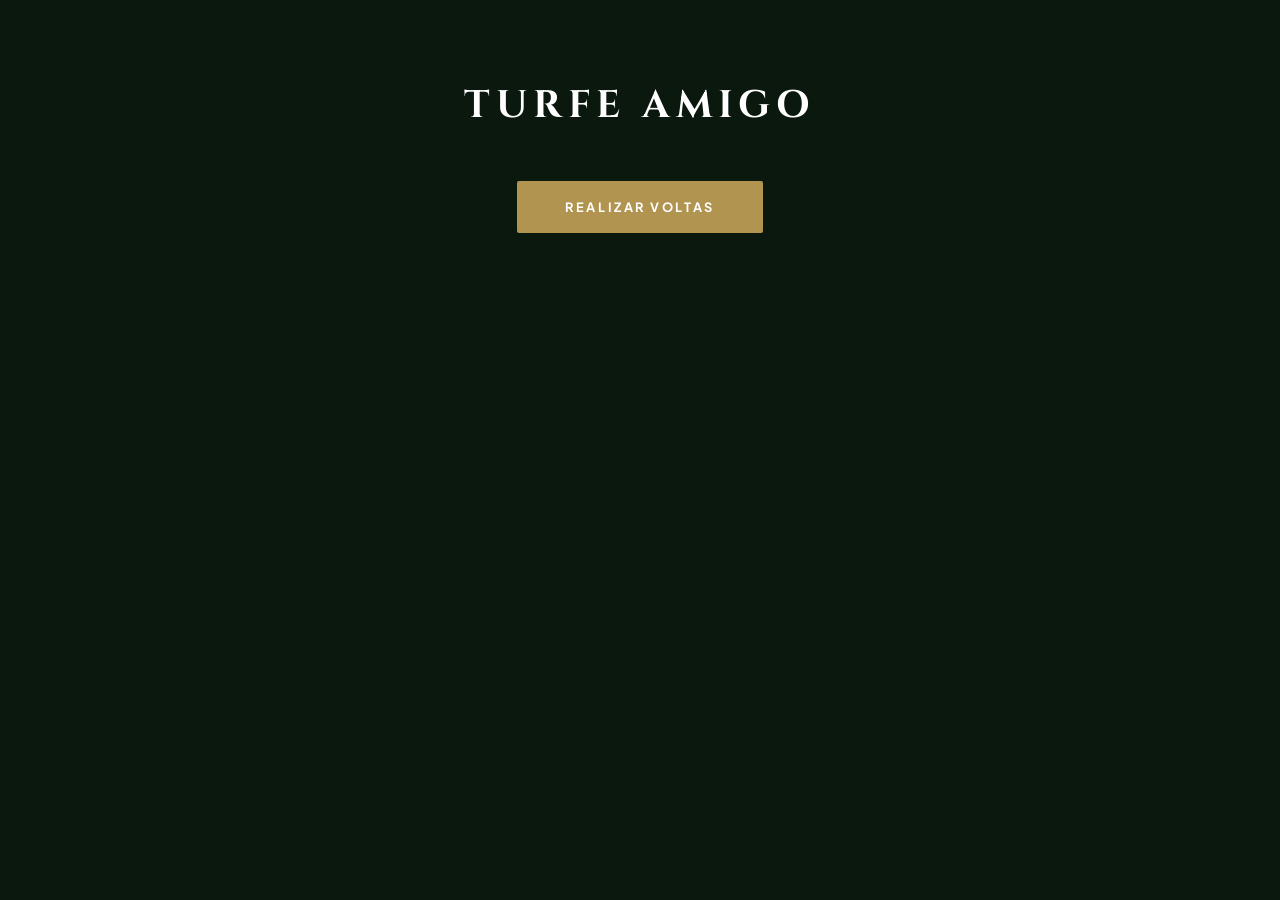
<file: grupo-9/turf.html>
<!DOCTYPE html>
<html lang="pt-br">

<head>
    <meta charset="UTF-8">
    <meta name="viewport" content="width=device-width, initial-scale=1.0">
    <title>Turfe</title>
    <link rel="stylesheet" href="style (1).css">
</head>

<body>

    <h1>Turfe amigo</h1>

    <button onclick="Volta()">Realizar voltas</button>

    <div id="div_msg"></div>

</body>

</html>

<script>
    let vt_cavalos = ['Cavalo 1', 'Cavalo 2', 'Cavalo 3', 'Cavalo 4', 'Cavalo 5']

    function Volta() {
        let divMsg = document.getElementById('div_msg');
        divMsg.style.display = 'block';
        divMsg.innerHTML = '';

        let total = [0, 0, 0, 0, 0];

        for (var volta = 1; volta <= 7; volta++) {
            let conteudoVolta = `<div class="volta-box">`;
            conteudoVolta += `<div class="volta-titulo">Volta ${volta}</div>`;
            conteudoVolta += `<div class="cavalos-area">`;

            for (var i = 0; i < vt_cavalos.length; i++) {
                var tempo = Number((Math.random() * 2 + 7).toFixed(1));
                total[i] += tempo;

                conteudoVolta += `
                    <div class="cavalo-card">
                        <div class="cavalo-topo">${vt_cavalos[i]}</div>
                        <div class="cavalo-info">
                            Tempo: <span class="tempo">${tempo}s</span><br>
                            Acumulado: <span class="acumulado">${total[i].toFixed(1)}s</span>
                        </div>
                    </div>
                `;
            }
            conteudoVolta += `</div></div>`;
            divMsg.innerHTML += conteudoVolta;
        }

        let menorTempo = total[0];
        let medioTempo = total[1];
        let maiorTempo = total[2];

        let campeao = vt_cavalos[0];
        let segundo = vt_cavalos[1];
        let terceiro = vt_cavalos[2];

        for (let index = 0; index < total.length; index++) {
            if (total[index] < menorTempo) {
                maiorTempo = medioTempo;
                terceiro = segundo;

                medioTempo = menorTempo;
                segundo = campeao;

                menorTempo = total[index];
                campeao = vt_cavalos[index];
            }
            else if (total[index] < medioTempo && total[index] > menorTempo) {
                maiorTempo = medioTempo;
                terceiro = segundo;

                medioTempo = total[index];
                segundo = vt_cavalos[index];
            }
            else if (total[index] < maiorTempo && total[index] > medioTempo) {
                maiorTempo = total[index];
                terceiro = vt_cavalos[index];
            }
        }

        divMsg.innerHTML += `
            <div class="resultado-final">
                <h2>Resultado final</h2>
                <div class="podio">
                    <div class="podio-card primeiro">
                        <div class="podio-topo">1º Lugar</div>
                        <div class="podio-corpo">
                            <div class="nome-campeao">${campeao}</div>
                            <div class="tempo-final">${menorTempo.toFixed(1)}s</div>
                        </div>
                        <div class="base-podio"></div>
                    </div>
                    <div class="podio-card segundo">
                        <div class="podio-topo">2º Lugar</div>
                        <div class="podio-corpo">
                            <div class="nome-campeao">${segundo}</div>
                            <div class="tempo-final">${medioTempo.toFixed(1)}s</div>
                        </div>
                        <div class="base-podio"></div>
                    </div>
                    <div class="podio-card terceiro">
                        <div class="podio-topo">3º Lugar</div>
                        <div class="podio-corpo">
                            <div class="nome-campeao">${terceiro}</div>
                            <div class="tempo-final">${maiorTempo.toFixed(1)}s</div>
                        </div>
                        <div class="base-podio"></div>
                    </div>
                </div>
            </div>
        `;
    }
</script>
</file>
<file: grupo-7/style.css>
* {
    box-sizing: border-box;
    font-family: Arial, sans-serif;
}

body {
    margin: 0;
    padding: 30px;
    background: linear-gradient(180deg, #1a3d2e, #10251c);
    color: white;
    text-align: center;
}

h2 {
    color: #ffd700;
    margin-bottom: 20px;
    font-size: 32px;
    text-shadow: 2px 2px 5px rgba(0,0,0,0.4);
}

/* BOTÕES */

button {
    background: #ffd700;
    color: #1a3d2e;
    border: none;
    padding: 12px 22px;
    margin: 10px 5px;
    border-radius: 8px;
    font-size: 16px;
    font-weight: bold;
    cursor: pointer;
    transition: 0.2s;
    box-shadow: 0 4px 10px rgba(0,0,0,0.3);
}

button:hover:not(:disabled) {
    background: #ffed4e;
    transform: translateY(-5px);
}

button:disabled {
    opacity: 0.5;
    cursor: not-allowed;
}

/* TABELA */

table {
    width: 100%;
    margin-top: 25px;
    border-collapse: collapse;
    overflow: hidden;
    border-radius: 12px;
    background: rgba(15, 36, 25, 0.95);
    box-shadow: 0 6px 18px rgba(0,0,0,0.35);
}

th {
    background: #244d39;
    color: #ffd700;
    padding: 14px;
    font-size: 17px;
}

td {
    padding: 12px;
    border-top: 1px solid rgba(255,255,255,0.08);
}

tr:hover {
    background: rgba(255,255,255,0.05);
}

/* ÁREA DO PÓDIO */

.lista-podio {
    max-width: 400px;
    margin: 20px auto;
    padding: 0;
    list-style: none;
}

/* CADA POSIÇÃO DO PÓDIO */

.item-podio {
    background: rgba(15, 36, 25, 0.95);
    margin: 10px 0;
    padding: 15px;
    border-radius: 10px;
    font-size: 20px;
    font-weight: bold;
    border-left: 6px solid #ffd700;
    border-right: 6px solid #ffd700;
    box-shadow: 0 4px 10px rgba(0,0,0,0.3);
    transition: 0.2s;
}

/* ANIMAÇÃO DO PÓDIO */

.item-podio:hover {
    transform: scale(1.10);
}
</file>
<file: grupo-1/turfe.css>
body{
    padding: 0;
    margin: 0;
    background-color: #f4eeee;
    display: flex;
    justify-content: center;
    align-items: center;
    font-family: "Poppins", sans-serif;
}

.turfe {
    margin: 100px 0px;
    display: flex;
    flex-direction: column;
    justify-content: center;
    padding: 1rem 1.2rem;
    background-color: #fff;
    border-radius: 15px;
    width: 65%;
    /* min-height: 600px; */
    box-shadow: 1px 3px 30px 3px #2f3d7c9f;
}

.ttl-turfe {
    font-size: 2rem;
    text-align: center;
    font-weight: 600;
    margin-bottom: 0;
    color: #07175e;
}

.img-turf {
    width: 60%;
    margin: 0 auto 12px;
}

.btn-turf {
    width: 30%;
    padding: 15px 12px;
    border-radius: 12px;
    border: none;
    margin: auto;
    background-color: #4483B9;
    font-weight: 600;
    font-size: 1.1rem;
    color: #fff;
    transition: .8s;
    cursor: pointer;
    margin-bottom: 15px;
}

.btn-turf:hover {
    background-color: #325e85;
    transform: scale(1.03);
}

#container{
    padding: 20px 0px;
    width: 100%;
    border-top: 2px solid #325e85;
    
    justify-content: space-evenly;
    align-items: center;
    flex-direction: row;
}

.card{
    height: 200px;
    width: 300px;
    border-radius: 10px;
    background-color: #325e85;
    transition: all 0.5s ease-in-out;
    color: white;
    font-size: 3rem;
    display: flex;
    flex-direction: column;
    align-items: center;
    justify-content: center;
    /* justify-content: space-evenly; */
    font-weight: 900;
    text-align: center;
    padding: .2rem .5rem;
}

.card:hover{
    transform: scale(1.03);
}

#venc1{
    background-color: #6abce5;
}

#venc2{
    background-color: #4483B9;
}

#venc3{
    background-color: #325e85;
}

#divOutput{
    border-top: 2px solid #325e85;
    margin-top: 20px;
    padding-top: 10px;
}

.cavalo{
    font-size: 2rem;
    font-weight: 400;
}
</file>
<file: grupo-10/turfe.css>
@import url('https://fonts.googleapis.com/css2?family=Playfair+Display:wght@400;700&family=Source+Serif+4:ital,wght@0,300;0,400;0,600;1,400&display=swap');

*, *::before, *::after {
    box-sizing: border-box;
    margin: 0;
    padding: 0;
}

:root {
    --verde-gramado:    #2d6a3f;
    --verde-escuro:     #1a3d25;
    --verde-claro:      #4a9c5e;
    --terra:            #8b5e3c;
    --terra-clara:      #c4946a;
    --ouro:             #c9952a;
    --ouro-claro:       #f0c050;
    --creme:            #f5edd8;
    --creme-escuro:     #e8d5b0;
    --marrom-escuro:    #2c1a0e;
    --texto-principal:  #1e120a;
    --texto-secundario: #5a3a1a;
    --branco-sujo:      #faf6ed;
    --sombra:           rgba(44, 26, 14, 0.25);
}

body {
    background-color: var(--verde-escuro);
    background-image:
        repeating-linear-gradient(
            90deg,
            transparent,
            transparent 60px,
            rgba(255,255,255,0.015) 60px,
            rgba(255,255,255,0.015) 61px
        ),
        repeating-linear-gradient(
            0deg,
            transparent,
            transparent 60px,
            rgba(255,255,255,0.015) 60px,
            rgba(255,255,255,0.015) 61px
        );
    min-height: 100vh;
    display: flex;
    flex-direction: column;
    align-items: center;
    justify-content: flex-start;
    padding: 2rem 1rem 4rem;
    font-family: 'Source Serif 4', Georgia, serif;
    color: var(--creme);
}

/* ── Cabeçalho da página ── */
body::before {
    content: '🏇 TURFE AMIGO 🏇';
    display: block;
    font-family: 'Playfair Display', serif;
    font-size: 2rem;
    font-weight: 700;
    letter-spacing: 0.18em;
    color: var(--ouro-claro);
    text-shadow: 0 2px 8px rgba(0,0,0,0.5);
    margin-bottom: 0.25rem;
    text-transform: uppercase;
}

body::after {
    content: '⸺  Hipódromo Digital  ⸺';
    display: block;
    font-size: 0.75rem;
    letter-spacing: 0.3em;
    color: var(--terra-clara);
    text-transform: uppercase;
    margin-bottom: 2rem;
}

/* ── Botão Volta ── */
button {
    font-family: 'Playfair Display', serif;
    font-size: 0.9rem;
    font-weight: 700;
    letter-spacing: 0.12em;
    text-transform: uppercase;
    color: var(--marrom-escuro);
    background: linear-gradient(135deg, var(--ouro-claro) 0%, var(--ouro) 60%, #a07018 100%);
    border: none;
    border-radius: 4px;
    padding: 0.65rem 2.2rem;
    cursor: pointer;
    box-shadow:
        0 4px 12px var(--sombra),
        inset 0 1px 0 rgba(255,255,255,0.35),
        inset 0 -2px 0 rgba(0,0,0,0.2);
    transition: transform 0.1s ease, box-shadow 0.1s ease, filter 0.15s;
    position: relative;
    margin-bottom: 1.5rem;
}

button::before {
    content: '▶';
    margin-right: 0.5rem;
    font-size: 0.7rem;
    vertical-align: middle;
}

button:hover {
    filter: brightness(1.1);
    box-shadow:
        0 6px 18px var(--sombra),
        inset 0 1px 0 rgba(255,255,255,0.4),
        inset 0 -2px 0 rgba(0,0,0,0.2);
}

button:active {
    transform: translateY(2px);
    box-shadow:
        0 2px 6px var(--sombra),
        inset 0 1px 0 rgba(255,255,255,0.2),
        inset 0 -1px 0 rgba(0,0,0,0.15);
}

/* ── Painel de resultados ── */
#msg_tela {
    background-color: var(--branco-sujo);
    color: var(--texto-principal);
    border: 3px solid var(--ouro);
    border-radius: 6px;
    box-shadow:
        0 0 0 6px var(--verde-escuro),
        0 0 0 8px var(--ouro),
        0 12px 40px rgba(0,0,0,0.5);
    min-width: 360px;
    max-width: 680px;
    width: 100%;
    padding: 1.5rem 2rem 2rem;
    font-size: 0.95rem;
    line-height: 2;
    position: relative;
    overflow: hidden;
}

/* Marca d'água decorativa */
#msg_tela::before {
    content: '🏇';
    position: absolute;
    font-size: 9rem;
    opacity: 0.04;
    bottom: -1.5rem;
    right: -0.5rem;
    pointer-events: none;
    line-height: 1;
}

/* Faixa de título interna */
#msg_tela::after {
    content: 'RESULTADOS DA CORRIDA';
    display: block;
    font-family: 'Playfair Display', serif;
    font-size: 0.65rem;
    letter-spacing: 0.3em;
    text-transform: uppercase;
    color: var(--ouro);
    border-bottom: 1.5px solid var(--creme-escuro);
    padding-bottom: 0.6rem;
    margin-bottom: 0.8rem;
}

/* Entradas de volta */
#msg_tela br + br {
    display: none;
}

/* Estilo para os textos injetados via innerHTML */
/* "Volta N" – aparece como bloco de seção */
#msg_tela {
    /* Override dos <br> para simular blocos visuais é limitado sem JS,
       mas garantimos espaçamento e fonte adequada para o texto inline */
    word-spacing: 0.05em;
}

/* Scrollbar personalizada */
#msg_tela::-webkit-scrollbar {
    width: 6px;
}
#msg_tela::-webkit-scrollbar-track {
    background: var(--creme-escuro);
}
#msg_tela::-webkit-scrollbar-thumb {
    background: var(--ouro);
    border-radius: 3px;
}

/* ── Responsividade ── */
@media (max-width: 480px) {
    body::before {
        font-size: 1.4rem;
    }

    #msg_tela {
        min-width: unset;
        padding: 1rem 1.2rem 1.5rem;
        font-size: 0.88rem;
    }

    button {
        font-size: 0.82rem;
        padding: 0.55rem 1.5rem;
    }
}

.volta-titulo {
    font-family: 'Playfair Display', serif;
    font-weight: 700;
    color: var(--ouro);
    margin: 1.2rem 0 0.3rem;
    border-bottom: 1px solid var(--creme-escuro);
    padding-bottom: 0.2rem;
}

.linha-cavalo {
    padding: 0.15rem 0.5rem;
    color: var(--texto-secundario);
}

.fim-titulo {
    font-family: 'Playfair Display', serif;
    font-size: 1.1rem;
    font-weight: 700;
    color: var(--verde-escuro);
    background: var(--ouro-claro);
    text-align: center;
    padding: 0.6rem;
    margin: 1.5rem 0 0.8rem;
    border-radius: 4px;
    letter-spacing: 0.1em;
}

.podio {
    font-size: 1rem;
    padding: 0.3rem 0.5rem;
    color: var(--texto-principal);
}

button:disabled {
    opacity: 0.4;
    cursor: not-allowed;
    filter: grayscale(0.5);
}
</file>
<file: grupo-4/style.css>
body {
  margin: 0;
  padding: 0;
}

.gif-animado {
display: flex;
flex-direction: column;
justify-content: center;
align-items: center;
height: 0%;
width: 40%;

}

.image {
  width: 100%;
  height: 100vh;

  background-image: url('./img/home.png');
  background-size: cover;
  background-position: center;
  background-repeat: no-repeat;

  display: flex;
  justify-content: center;
  align-items: center;
}

.image-img {
  max-width: 100%;    
  height: auto;      
  border-radius: 8px; 
  display: block;    
}

button {
   font-family: "Anton", sans-serif;
  border: 0;
  border-radius: 40px;
  font-weight: 600;
  font-size: 54px;
  color: black;
  background-color: white;
  width: 350px;
  height: 85px;
  align-self: center;
  margin-top: 5px;
  text-decoration: none;
  box-sizing: border-box;
  box-shadow: 0px 10px 30px black;

}

button:hover {
   background-color: rgba(255, 255, 255, 0.768);
}
</file>
<file: grupo-4/style-turfe.css>
body {
            font-family: Arial, Helvetica, sans-serif;
            text-align: center;
            background-color: #bb9797;
        }

.logo {
  width: 100%;
  height: 30vh;
   display: flex;
  justify-content: center;
}


 .volta-box {
    margin-bottom: 30px;
}

.linha-cavalo {
    display: flex;
    align-items: center;
    justify-content: center;
    gap: 20px;

    margin: 10px 0;
}

.linha-cavalo img {
    width: 100px;
}

.linha-cavalo p {
    font-size: 18px;
    margin: 0;
}

#div_msg h1 {
    font-size: 120px;
    color: white;
    margin-top: 200px;
}
</file>
<file: grupo-6/style.css>
@import url('https://fonts.googleapis.com/css2?family=Instrument+Serif:ital@0;1&family=Outfit&family=Pixelify+Sans:wght@400..700&family=Qahiri&display=swap');


body.body_menu {
    font-family: "Pixelify Sans", sans-serif;
    margin: 0;
    padding: 0;
    min-height: 100vh;
    display: flex;
    justify-content: center;
    align-items: center;
    flex-direction: column;

    background-image: url(img/FundoMenu.png);
    background-size: cover;      
    background-position: center;  
    background-repeat: no-repeat; 
    background-attachment: fixed; 
}

.titulo {
    display: flex;
    justify-content: center;
    font-size: 100px;

}

.opcoes{   
    margin-bottom: 2%;
    margin-top: 0%;
    font-size: 50px;
    display: flex;
    flex-direction: column;
    align-items: center;
    justify-content: center;
}

.titulo img {
    width: 50%;
    height: auto;
}

.btn_opcoes, .btn_voltar {
    font-size: 22px;
    font-family: "Pixelify Sans", sans-serif;
    margin: 3%;
    width: 280px;

    background-color: goldenrod;
    text-shadow: 2px;
    cursor: pointer;
    border: none;
    box-shadow:
        4px 0 0 #000,
        -4px 0 0 #000,
        0 4px 0 #000,
        0 -4px 0 #000,
        8px 8px 0 rgba(0,0,0,0.3);
}

.btn_opcoes:hover, .btn_voltar:hover{
    background-color: rgb(202, 149, 13);
}

.body_regras {
    font-family: "Pixelify Sans", sans-serif;
    margin: 0;
    padding: 0;
    min-height: 100vh;

    background-image: url(img/FundoMenu.png);
    background-size: cover;      
    background-position: center;  
    background-repeat: no-repeat; 
    background-attachment: fixed; 
}

.regras{
    display: flex;
    flex-direction: column;
    align-items: center;
    
}

.regras_titulo {
    font-size: 30px;
    background-color: goldenrod;
    display: flex;
    flex-direction: column;
    align-items: center;
    justify-content: center;
    width: 70%;
    padding: 2%;
    margin-top: 2%;
    box-shadow:
        4px 0 0 #000,
        -4px 0 0 #000,
        0 4px 0 #000,
        0 -4px 0 #000,
        8px 8px 0 rgba(0,0,0,0.3);
}

.regras_desc {
    font-size: 30px;
    background-color: goldenrod;
    display: flex;
    flex-direction: column;
    align-items: center;
    justify-content: center;
    width: 70%;
    padding: 2%;
    margin-bottom: 2%;
    box-shadow:
        4px 0 0 #000,
        -4px 0 0 #000,
        0 4px 0 #000,
        8px 8px 0 rgba(0,0,0,0.3);
}

.body_devs {
    font-family: "Pixelify Sans", sans-serif;
    margin: 0;
    padding: 0;
    min-height: 100vh;

    background-image: url(img/FundoMenu.png);
    background-size: cover;      
    background-position: center;  
    background-repeat: no-repeat; 
    background-attachment: fixed; 
}

.devs_fotos {
    display: flex;
    flex-direction: column;
    width: 20%;
    height: auto;
    box-shadow:
        4px 0 0 #000,
        -4px 0 0 #000,
        0 4px 0 #000,
        0 -4px 0 #000,
        8px 8px 0 rgba(0,0,0,0.3);
}
</file>
<file: grupo-9/style (1).css>
@import url('https://fonts.googleapis.com/css2?family=Cinzel:wght@500;700;800&family=Plus+Jakarta+Sans:wght@400;500;600;700&display=swap');

:root {
  --bg-main: #0a180e;
  --bg-container: #fcfbfa;
  --bg-card: #f5f0e1;
  --accent-gold: #b29451;
  --text-dark: #1a1512;
  --text-muted: #665f58;
  --border-color: rgba(0, 0, 0, 0.06);
}

* {
  margin: 0;
  padding: 0;
  box-sizing: border-box;
}

body {
  background-color: var(--bg-main);
  font-family: 'Plus Jakarta Sans', sans-serif;
  color: var(--text-dark);
  min-height: 100vh;
  padding: 80px 20px;
  -webkit-font-smoothing: antialiased;
}

h1 {
  font-family: 'Cinzel', serif;
  font-size: 2.4rem;
  font-weight: 700;
  text-transform: uppercase;
  letter-spacing: 0.15em;
  text-align: center;
  color: #ffffff;
  max-width: 600px;
  margin: 0 auto 50px;
}

button {
  display: block;
  margin: 0 auto 60px;
  padding: 18px 48px;
  font-family: 'Plus Jakarta Sans', sans-serif;
  font-size: 0.8rem;
  font-weight: 700;
  text-transform: uppercase;
  letter-spacing: 0.2em;
  color: #ffffff;
  background-color: var(--accent-gold);
  border: none;
  border-radius: 2px;
  cursor: pointer;
  transition: background-color 0.2s ease, transform 0.1s ease;
}

button:hover {
  background-color: #9e8142;
}

button:active {
  transform: translateY(1px);
}

#div_msg {
  display: none;
  max-width: 1040px;
  margin: auto;
  background-color: var(--bg-container);
  border-radius: 4px;
  padding: 50px;
  box-shadow: 0 30px 60px rgba(0, 0, 0, 0.4);
}

.volta-box {
  margin-bottom: 45px;
  background: #ffffff;
  border-radius: 2px;
  border: 1px solid var(--border-color);
}

.volta-titulo {
  padding: 20px 24px;
  font-family: 'Cinzel', serif;
  font-size: 1.1rem;
  font-weight: 700;
  text-transform: uppercase;
  letter-spacing: 0.1em;
  color: var(--bg-main);
  border-bottom: 1px solid var(--border-color);
  display: flex;
  justify-content: space-between;
  align-items: center;
}

.cavalos-area {
  display: grid;
  grid-template-columns: repeat(auto-fit, minmax(170px, 1fr));
  gap: 20px;
  padding: 24px;
}

.cavalo-card {
  background-color: var(--bg-card);
  border-radius: 2px;
  padding: 20px;
  border: 1px solid rgba(0, 0, 0, 0.03);
}

.cavalo-topo {
  font-family: 'Cinzel', serif;
  font-size: 0.95rem;
  font-weight: 700;
  text-transform: uppercase;
  letter-spacing: 0.05em;
  color: var(--bg-main);
  margin-bottom: 14px;
}

.cavalo-info {
  font-size: 0.85rem;
  line-height: 1.7;
  color: var(--text-muted);
}

.tempo { 
  color: #1b5e20; 
  font-weight: 700; 
}

.acumulado { 
  color: #0d47a1; 
  font-weight: 700; 
}

.resultado-final {
  margin-top: 60px;
  padding-top: 50px;
  border-top: 1px solid var(--border-color);
}

.resultado-final h2 {
  font-family: 'Cinzel', serif;
  font-size: 1.6rem;
  font-weight: 700;
  text-transform: uppercase;
  letter-spacing: 0.15em;
  text-align: center;
  color: var(--bg-main);
  margin-bottom: 50px;
}

.podio {
  display: flex;
  justify-content: center;
  align-items: flex-end;
  gap: 24px;
}

.podio-card {
  width: 250px;
  background: #ffffff;
  border-radius: 2px;
  border: 1px solid var(--border-color);
  display: flex;
  flex-direction: column;
}

.primeiro { 
  order: 2; 
  transform: scale(1.03); 
  border-color: var(--accent-gold);
}
.segundo  { order: 1; }
.terceiro { order: 3; }

.podio-topo {
  padding: 16px;
  text-align: center;
  font-family: 'Plus Jakarta Sans', sans-serif;
  font-size: 0.75rem;
  font-weight: 700;
  text-transform: uppercase;
  letter-spacing: 0.15em;
  border-bottom: 1px solid var(--border-color);
}

.primeiro .podio-topo { background-color: #fcf8ee; color: #735613; }
.segundo .podio-topo  { background-color: #f7f7f7; color: #444444; }
.terceiro .podio-topo { background-color: #faf5f2; color: #7a482e; }

.podio-corpo {
  padding: 30px 20px;
  text-align: center;
}

.nome-campeao {
  font-family: 'Cinzel', serif;
  font-size: 1.2rem;
  font-weight: 700;
  text-transform: uppercase;
  letter-spacing: 0.05em;
  color: var(--bg-main);
  margin-bottom: 8px;
}

.tempo-final {
  font-size: 0.9rem;
  font-weight: 700;
  color: var(--text-dark);
}

.base-podio {
  display: none;
}
</file>
